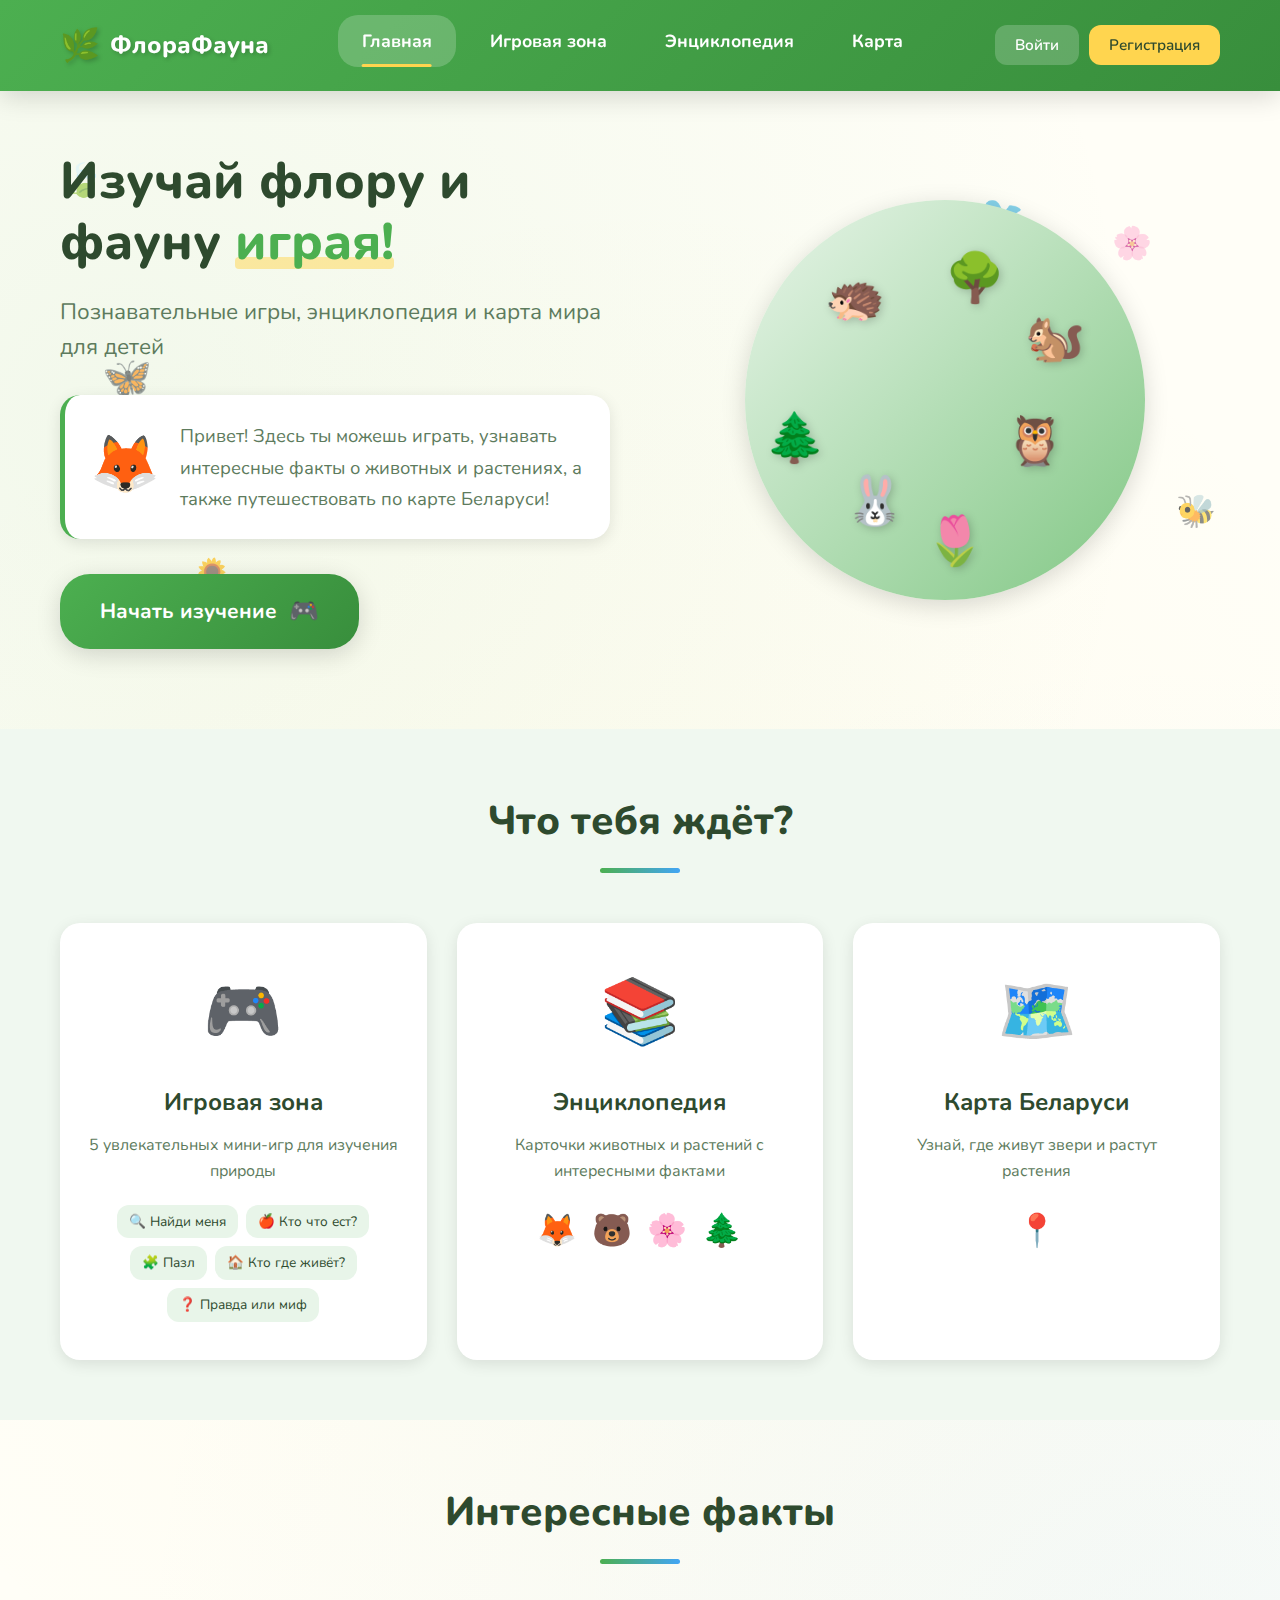
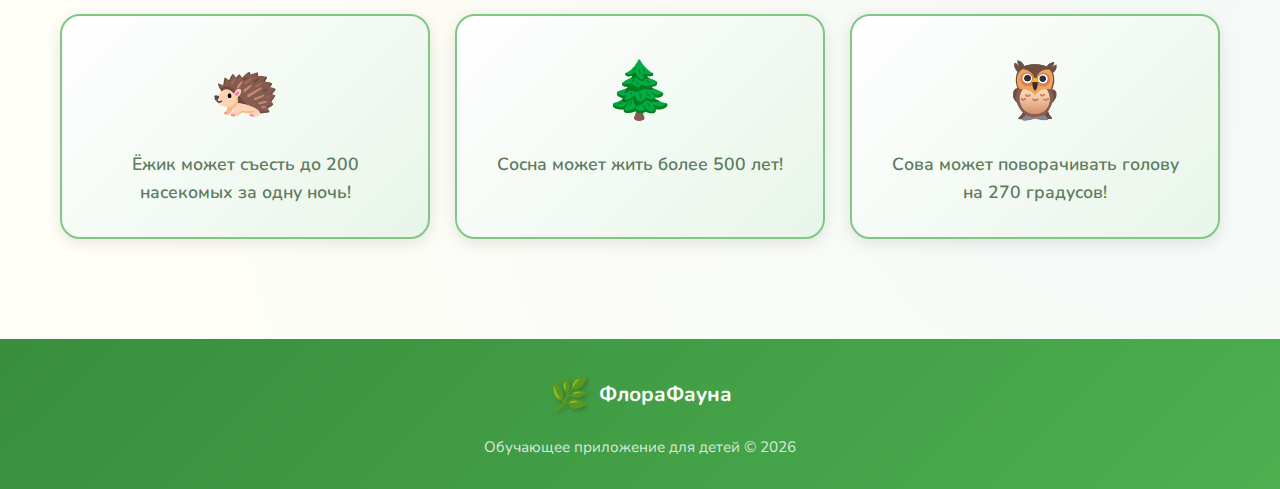
<file: index.html>
<!DOCTYPE html>
<html lang="ru">
<head>
    <meta charset="UTF-8">
    <meta name="viewport" content="width=device-width, initial-scale=1.0">
    <title>Флора и Фауна Беларуси - Изучай играя!</title>
    <link rel="stylesheet" href="css/styles.css">
    <link rel="stylesheet" href="css/profile.css">
    <link rel="preconnect" href="https://fonts.googleapis.com">
    <link rel="preconnect" href="https://fonts.gstatic.com" crossorigin>
    <link href="https://fonts.googleapis.com/css2?family=Nunito:wght@400;600;700;800&display=swap" rel="stylesheet">
</head>
<body>
    <!-- Header -->
    <header class="header">
        <div class="header-container">
            <a href="index.html" class="logo">
                <span class="logo-icon">🌿</span>
                <span class="logo-text">ФлораФауна</span>
            </a>
            <nav class="main-nav">
                <ul class="nav-list">
                    <li><a href="index.html" class="nav-link active">Главная</a></li>
                    <li><a href="games.html" class="nav-link">Игровая зона</a></li>
                    <li><a href="encyclopedia.html" class="nav-link">Энциклопедия</a></li>
                    <li><a href="map.html" class="nav-link">Карта</a></li>
                </ul>
            </nav>
            <!-- Auth Buttons (visible when logged out) -->
            <div class="auth-buttons">
                <button class="auth-btn btn-login" onclick="openAuthModal('login')">Войти</button>
                <button class="auth-btn btn-register" onclick="openAuthModal('register')">Регистрация</button>
            </div>
            
            <!-- User Menu (visible when logged in) -->
            <div class="user-menu" style="display: none;">
                <a href="profile.html" class="user-profile-link">
                    <span class="user-avatar">🦊</span>
                    <span class="user-name">Пользователь</span>
                </a>
                <button class="auth-btn btn-logout" onclick="handleLogout()">Выйти</button>
            </div>
            
            <button class="mobile-menu-btn" aria-label="Меню">
                <span></span>
                <span></span>
                <span></span>
            </button>
        </div>
    </header>

    <!-- Main Content -->
    <main class="main-content">
        <!-- Hero Section -->
        <section class="hero">
            <div class="hero-decorations">
                <div class="floating-element leaf-1">🍃</div>
                <div class="floating-element leaf-2">🌸</div>
                <div class="floating-element butterfly">🦋</div>
                <div class="floating-element bird">🐦</div>
                <div class="floating-element flower">🌻</div>
                <div class="floating-element bee">🐝</div>
            </div>
            <div class="hero-container">
                <div class="hero-content">
                    <h1 class="hero-title">
                        Изучай флору и фауну 
                        <span class="highlight">играя!</span>
                    </h1>
                    <p class="hero-subtitle">
                        Познавательные игры, энциклопедия и карта мира для детей
                    </p>
                    <div class="welcome-block">
                        <div class="welcome-mascot">🦊</div>
                        <p class="welcome-text">
                            Привет! Здесь ты можешь играть, узнавать интересные факты о животных и растениях, 
                            а также путешествовать по карте Беларуси!
                        </p>
                    </div>
                    <a href="games.html" class="cta-button">
                        <span>Начать изучение</span>
                        <span class="btn-icon">🎮</span>
                    </a>
                </div>
                <div class="hero-illustration">
                    <div class="illustration-circle">
                        <div class="animal animal-1">🦔</div>
                        <div class="animal animal-2">🐿️</div>
                        <div class="animal animal-3">🦉</div>
                        <div class="animal animal-4">🐰</div>
                        <div class="plant plant-1">🌲</div>
                        <div class="plant plant-2">🌳</div>
                        <div class="plant plant-3">🌷</div>
                    </div>
                </div>
            </div>
        </section>

        <!-- Features Section -->
        <section class="features">
            <div class="container">
                <h2 class="section-title">Что тебя ждёт?</h2>
                <div class="features-grid">
                    <a href="games.html" class="feature-card games-card">
                        <div class="feature-icon">🎮</div>
                        <h3>Игровая зона</h3>
                        <p>5 увлекательных мини-игр для изучения природы</p>
                        <div class="feature-games-list">
                            <span>🔍 Найди меня</span>
                            <span>🍎 Кто что ест?</span>
                            <span>🧩 Пазл</span>
                            <span>🏠 Кто где живёт?</span>
                            <span>❓ Правда или миф</span>
                        </div>
                    </a>
                    <a href="encyclopedia.html" class="feature-card encyclopedia-card">
                        <div class="feature-icon">📚</div>
                        <h3>Энциклопедия</h3>
                        <p>Карточки животных и растений с интересными фактами</p>
                        <div class="feature-preview">
                            <span>🦊</span>
                            <span>🐻</span>
                            <span>🌸</span>
                            <span>🌲</span>
                        </div>
                    </a>
                    <a href="map.html" class="feature-card map-card">
                        <div class="feature-icon">🗺️</div>
                        <h3>Карта Беларуси</h3>
                        <p>Узнай, где живут звери и растут растения</p>
                        <div class="feature-preview map-preview">
                            <span>📍</span>
                        </div>
                    </a>
                </div>
            </div>
        </section>

        <!-- Fun Facts -->
        <section class="fun-facts">
            <div class="container">
                <h2 class="section-title">Интересные факты</h2>
                <div class="facts-carousel">
                    <div class="fact-card">
                        <div class="fact-emoji">🦔</div>
                        <p>Ёжик может съесть до 200 насекомых за одну ночь!</p>
                    </div>
                    <div class="fact-card">
                        <div class="fact-emoji">🌲</div>
                        <p>Сосна может жить более 500 лет!</p>
                    </div>
                    <div class="fact-card">
                        <div class="fact-emoji">🦉</div>
                        <p>Сова может поворачивать голову на 270 градусов!</p>
                    </div>
                </div>
            </div>
        </section>
    </main>

    <!-- Footer -->
    <footer class="footer">
        <div class="container">
            <div class="footer-content">
                <div class="footer-logo">
                    <span class="logo-icon">🌿</span>
                    <span>ФлораФауна</span>
                </div>
                <p class="footer-text">Обучающее приложение для детей © 2026</p>
            </div>
        </div>
    </footer>

    <!-- Auth Modal -->
    <div class="auth-modal" id="auth-modal" style="display: none;">
        <div class="auth-modal-overlay" onclick="closeAuthModal()"></div>
        <div class="auth-modal-content">
            <button class="close-modal-btn" onclick="closeAuthModal()">×</button>
            
            <!-- Login Form -->
            <div class="auth-form login-form" id="login-form">
                <div class="auth-form-header">
                    <span class="auth-form-icon">🦊</span>
                    <h2>Добро пожаловать!</h2>
                    <p>Войди в свой аккаунт</p>
                </div>
                <form onsubmit="handleLogin(event)">
                    <div class="form-group">
                        <label for="login-email">📧 Email</label>
                        <input type="email" id="login-email" placeholder="твой@email.com" required>
                    </div>
                    <div class="form-group">
                        <label for="login-password">🔑 Пароль</label>
                        <input type="password" id="login-password" placeholder="Твой пароль" required>
                    </div>
                    <div class="form-error" id="login-error"></div>
                    <button type="submit" class="auth-submit-btn">
                        <span>Войти</span>
                        <span class="btn-icon">🚀</span>
                    </button>
                </form>
                <div class="auth-switch">
                    Нет аккаунта? <a href="#" onclick="switchAuthForm('register')">Зарегистрируйся!</a>
                </div>
            </div>
            
            <!-- Register Form -->
            <div class="auth-form register-form" id="register-form" style="display: none;">
                <div class="auth-form-header">
                    <span class="auth-form-icon">🎉</span>
                    <h2>Присоединяйся!</h2>
                    <p>Создай свой аккаунт</p>
                </div>
                <form onsubmit="handleRegister(event)">
                    <div class="form-group">
                        <label for="register-name">👤 Твоё имя</label>
                        <input type="text" id="register-name" placeholder="Как тебя зовут?" required minlength="2">
                    </div>
                    <div class="form-group">
                        <label for="register-email">📧 Email</label>
                        <input type="email" id="register-email" placeholder="твой@email.com" required>
                    </div>
                    <div class="form-group">
                        <label for="register-password">🔑 Пароль</label>
                        <input type="password" id="register-password" placeholder="Придумай пароль (мин. 6 символов)" required minlength="6">
                    </div>
                    <div class="form-group">
                        <label for="register-password-confirm">🔑 Повтори пароль</label>
                        <input type="password" id="register-password-confirm" placeholder="Повтори пароль" required>
                    </div>
                    <div class="form-error" id="register-error"></div>
                    <button type="submit" class="auth-submit-btn">
                        <span>Создать аккаунт</span>
                        <span class="btn-icon">✨</span>
                    </button>
                </form>
                <div class="auth-switch">
                    Уже есть аккаунт? <a href="#" onclick="switchAuthForm('login')">Войди!</a>
                </div>
            </div>
        </div>
    </div>

    <script src="js/firebase-config.js"></script>
    <script src="js/app.js"></script>
    <script src="js/auth.js"></script>
</body>
</html>
</file>
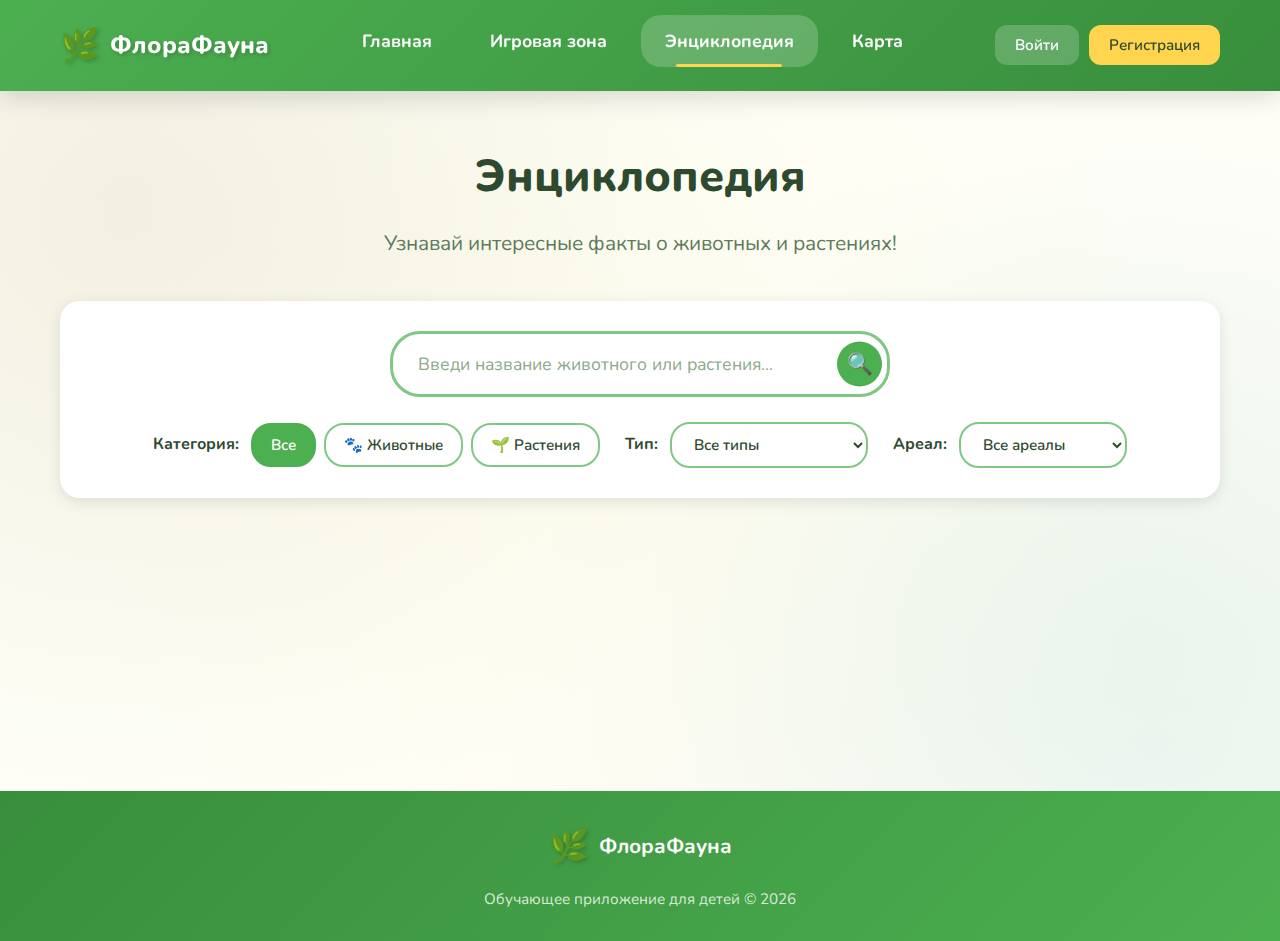
<file: encyclopedia.html>
<!DOCTYPE html>
<html lang="ru">
<head>
    <meta charset="UTF-8">
    <meta name="viewport" content="width=device-width, initial-scale=1.0">
    <title>Энциклопедия - Флора и Фауна Беларуси</title>
    <link rel="stylesheet" href="css/styles.css">
    <link rel="stylesheet" href="css/encyclopedia.css">
    <link rel="stylesheet" href="css/profile.css">
    <link rel="preconnect" href="https://fonts.googleapis.com">
    <link rel="preconnect" href="https://fonts.gstatic.com" crossorigin>
    <link href="https://fonts.googleapis.com/css2?family=Nunito:wght@400;600;700;800&display=swap" rel="stylesheet">
</head>
<body>
    <!-- Header -->
    <header class="header">
        <div class="header-container">
            <a href="index.html" class="logo">
                <span class="logo-icon">🌿</span>
                <span class="logo-text">ФлораФауна</span>
            </a>
            <nav class="main-nav">
                <ul class="nav-list">
                    <li><a href="index.html" class="nav-link">Главная</a></li>
                    <li><a href="games.html" class="nav-link">Игровая зона</a></li>
                    <li><a href="encyclopedia.html" class="nav-link active">Энциклопедия</a></li>
                    <li><a href="map.html" class="nav-link">Карта</a></li>
                </ul>
            </nav>
            <!-- Auth Buttons (visible when logged out) -->
            <div class="auth-buttons">
                <button class="auth-btn btn-login" onclick="openAuthModal('login')">Войти</button>
                <button class="auth-btn btn-register" onclick="openAuthModal('register')">Регистрация</button>
            </div>
            
            <!-- User Menu (visible when logged in) -->
            <div class="user-menu" style="display: none;">
                <a href="profile.html" class="user-profile-link">
                    <span class="user-avatar">🦊</span>
                    <span class="user-name">Пользователь</span>
                </a>
                <button class="auth-btn btn-logout" onclick="handleLogout()">Выйти</button>
            </div>
            
            <button class="mobile-menu-btn" aria-label="Меню">
                <span></span>
                <span></span>
                <span></span>
            </button>
        </div>
    </header>

    <!-- Auth Modal -->
    <div class="auth-modal" id="auth-modal" style="display: none;">
        <div class="auth-modal-overlay" onclick="closeAuthModal()"></div>
        <div class="auth-modal-content">
            <button class="close-modal-btn" onclick="closeAuthModal()">×</button>
            <div class="auth-form login-form" id="login-form">
                <div class="auth-form-header">
                    <span class="auth-form-icon">🦊</span>
                    <h2>Добро пожаловать!</h2>
                    <p>Войди в свой аккаунт</p>
                </div>
                <form onsubmit="handleLogin(event)">
                    <div class="form-group">
                        <label for="login-email">📧 Email</label>
                        <input type="email" id="login-email" placeholder="твой@email.com" required>
                    </div>
                    <div class="form-group">
                        <label for="login-password">🔑 Пароль</label>
                        <input type="password" id="login-password" placeholder="Твой пароль" required>
                    </div>
                    <div class="form-error" id="login-error"></div>
                    <button type="submit" class="auth-submit-btn">
                        <span>Войти</span>
                        <span class="btn-icon">🚀</span>
                    </button>
                </form>
                <div class="auth-switch">
                    Нет аккаунта? <a href="#" onclick="switchAuthForm('register')">Зарегистрируйся!</a>
                </div>
            </div>
            <div class="auth-form register-form" id="register-form" style="display: none;">
                <div class="auth-form-header">
                    <span class="auth-form-icon">🎉</span>
                    <h2>Присоединяйся!</h2>
                    <p>Создай свой аккаунт</p>
                </div>
                <form onsubmit="handleRegister(event)">
                    <div class="form-group">
                        <label for="register-name">👤 Твоё имя</label>
                        <input type="text" id="register-name" placeholder="Как тебя зовут?" required minlength="2">
                    </div>
                    <div class="form-group">
                        <label for="register-email">📧 Email</label>
                        <input type="email" id="register-email" placeholder="твой@email.com" required>
                    </div>
                    <div class="form-group">
                        <label for="register-password">🔑 Пароль</label>
                        <input type="password" id="register-password" placeholder="Придумай пароль (мин. 6 символов)" required minlength="6">
                    </div>
                    <div class="form-group">
                        <label for="register-password-confirm">🔑 Повтори пароль</label>
                        <input type="password" id="register-password-confirm" placeholder="Повтори пароль" required>
                    </div>
                    <div class="form-error" id="register-error"></div>
                    <button type="submit" class="auth-submit-btn">
                        <span>Создать аккаунт</span>
                        <span class="btn-icon">✨</span>
                    </button>
                </form>
                <div class="auth-switch">
                    Уже есть аккаунт? <a href="#" onclick="switchAuthForm('login')">Войди!</a>
                </div>
            </div>
        </div>
    </div>

    <!-- Main Content -->
    <main class="main-content encyclopedia-page">
        <div class="container">
            <div class="page-header">
                <h1 class="page-title">Энциклопедия</h1>
                <p class="page-subtitle">Узнавай интересные факты о животных и растениях!</p>
            </div>

            <!-- Search and Filter Section -->
            <div class="search-filter-section">
                <div class="search-box">
                    <input type="text" id="search-input" placeholder="Введи название животного или растения..." autocomplete="off">
                    <button class="search-btn" id="search-btn">🔍</button>
                    <div class="search-suggestions" id="search-suggestions"></div>
                </div>
                
                <div class="filters">
                    <div class="filter-group">
                        <label>Категория:</label>
                        <div class="filter-buttons">
                            <button class="filter-btn active" data-filter="category" data-value="all">Все</button>
                            <button class="filter-btn" data-filter="category" data-value="animals">🐾 Животные</button>
                            <button class="filter-btn" data-filter="category" data-value="plants">🌱 Растения</button>
                        </div>
                    </div>
                    
                    <div class="filter-group">
                        <label>Тип:</label>
                        <select id="type-filter" class="filter-select">
                            <option value="all">Все типы</option>
                            <optgroup label="Животные">
                                <option value="mammals">Млекопитающие</option>
                                <option value="birds">Птицы</option>
                                <option value="fish">Рыбы</option>
                                <option value="insects">Насекомые</option>
                            </optgroup>
                            <optgroup label="Растения">
                                <option value="trees">Деревья</option>
                                <option value="flowers">Цветы</option>
                                <option value="herbs">Травы</option>
                            </optgroup>
                        </select>
                    </div>
                    
                    <div class="filter-group">
                        <label>Ареал:</label>
                        <select id="habitat-filter" class="filter-select">
                            <option value="all">Все ареалы</option>
                            <option value="forest">🌲 Лес</option>
                            <option value="river">🌊 Река/Озеро</option>
                            <option value="field">🌾 Поле</option>
                            <option value="swamp">🌿 Болото</option>
                        </select>
                    </div>
                </div>
            </div>

            <!-- Cards Grid -->
            <div class="cards-grid" id="cards-grid">
                <!-- Cards will be loaded dynamically -->
            </div>

            <!-- No Results Message -->
            <div class="no-results" id="no-results" style="display: none;">
                <div class="no-results-icon">🔍</div>
                <p>Ничего не найдено. Попробуй другое слово!</p>
            </div>
        </div>
    </main>

    <!-- Card Detail Modal -->
    <div class="card-modal" id="card-modal">
        <div class="modal-overlay"></div>
        <div class="modal-content">
            <button class="modal-close" id="modal-close">✕</button>
            <div class="modal-image">
                <div id="modal-img" style="font-size: 8rem;"></div>
            </div>
            <div class="modal-info">
                <h2 class="modal-title" id="modal-title"></h2>
                <div class="modal-category" id="modal-category"></div>
                <div class="modal-facts" id="modal-facts">
                    <!-- Facts will be loaded here -->
                </div>
            </div>
        </div>
    </div>

    <!-- Footer -->
    <footer class="footer">
        <div class="container">
            <div class="footer-content">
                <div class="footer-logo">
                    <span class="logo-icon">🌿</span>
                    <span>ФлораФауна</span>
                </div>
                <p class="footer-text">Обучающее приложение для детей © 2026</p>
            </div>
        </div>
    </footer>

    <script src="js/firebase-config.js"></script>
    <script src="js/achievements.js"></script>
    <script src="js/app.js"></script>
    <script src="js/auth.js"></script>
    <script src="js/encyclopedia.js"></script>
</body>
</html>
</file>
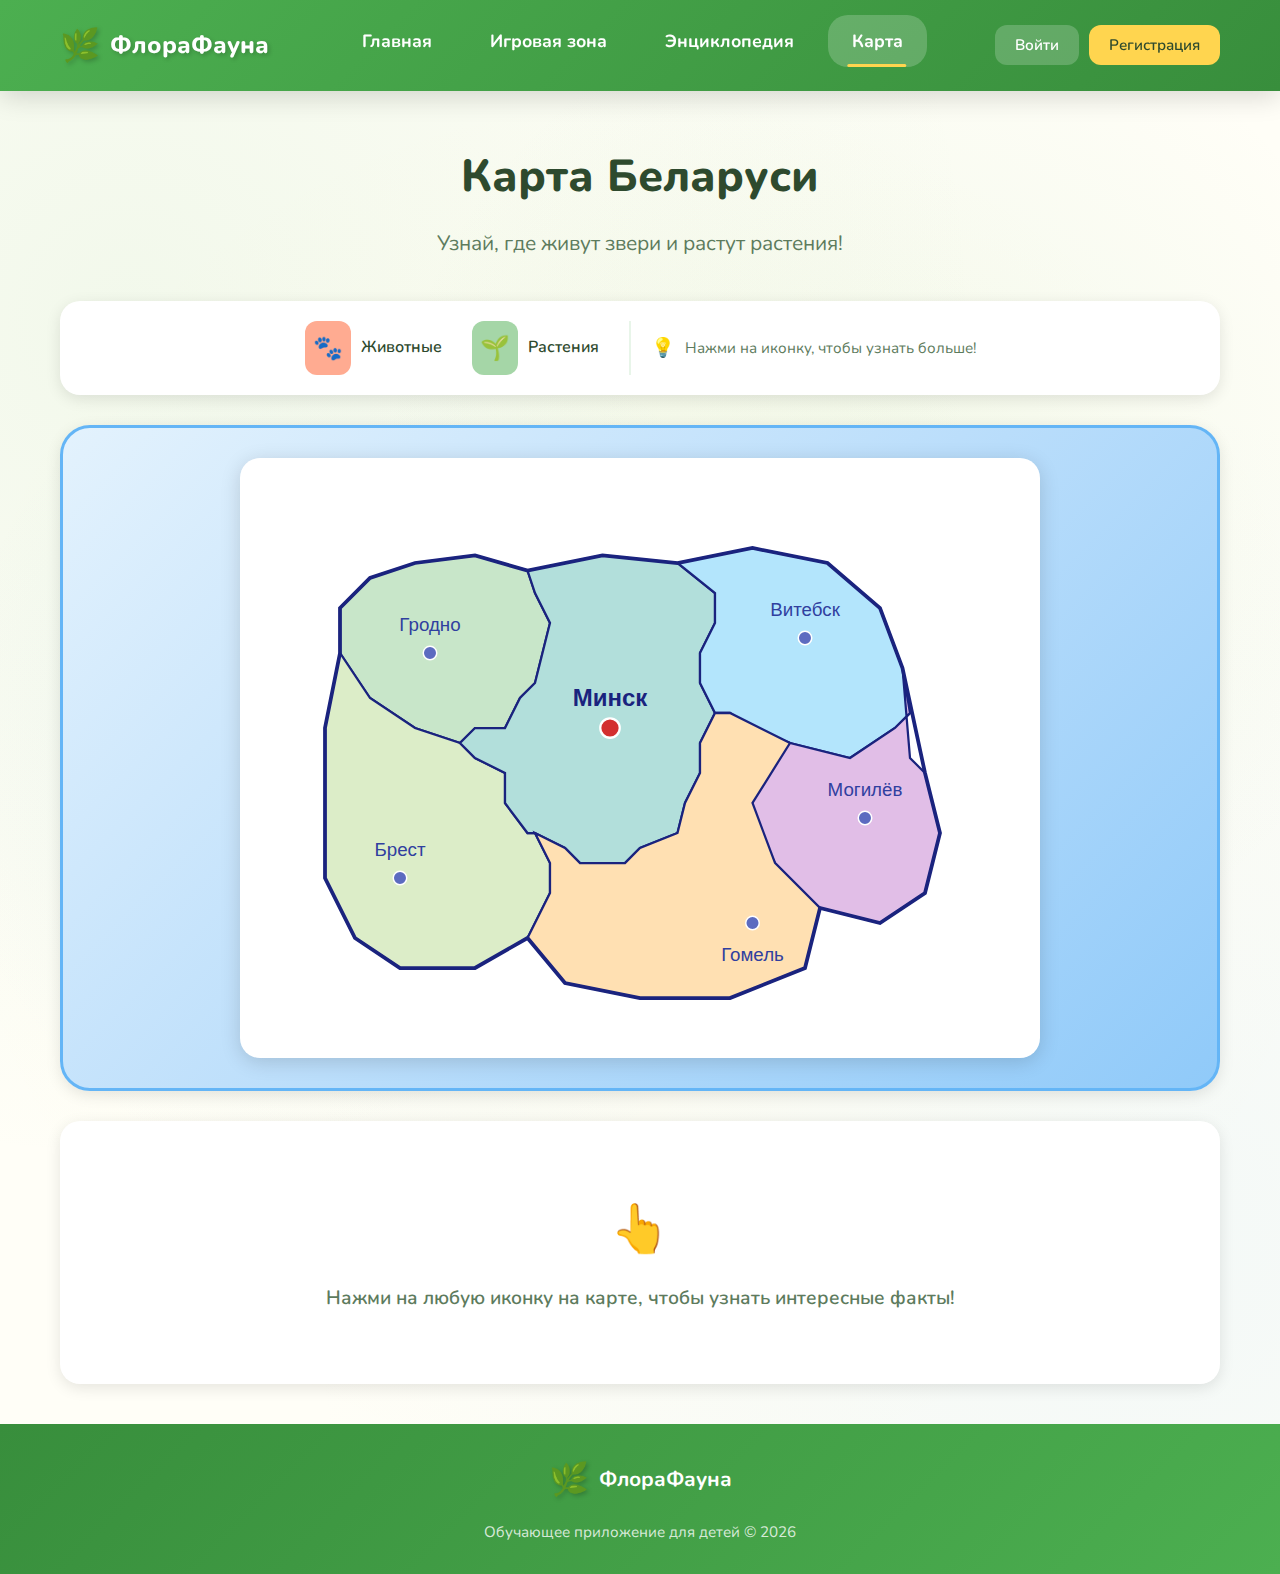
<file: map.html>
<!DOCTYPE html>
<html lang="ru">
<head>
    <meta charset="UTF-8">
    <meta name="viewport" content="width=device-width, initial-scale=1.0">
    <title>Карта Беларуси - Флора и Фауна</title>
    <link rel="stylesheet" href="css/styles.css">
    <link rel="stylesheet" href="css/map.css">
    <link rel="stylesheet" href="css/profile.css">
    <link rel="preconnect" href="https://fonts.googleapis.com">
    <link rel="preconnect" href="https://fonts.gstatic.com" crossorigin>
    <link href="https://fonts.googleapis.com/css2?family=Nunito:wght@400;600;700;800&display=swap" rel="stylesheet">
</head>
<body>
    <!-- Header -->
    <header class="header">
        <div class="header-container">
            <a href="index.html" class="logo">
                <span class="logo-icon">🌿</span>
                <span class="logo-text">ФлораФауна</span>
            </a>
            <nav class="main-nav">
                <ul class="nav-list">
                    <li><a href="index.html" class="nav-link">Главная</a></li>
                    <li><a href="games.html" class="nav-link">Игровая зона</a></li>
                    <li><a href="encyclopedia.html" class="nav-link">Энциклопедия</a></li>
                    <li><a href="map.html" class="nav-link active">Карта</a></li>
                </ul>
            </nav>
            <!-- Auth Buttons (visible when logged out) -->
            <div class="auth-buttons">
                <button class="auth-btn btn-login" onclick="openAuthModal('login')">Войти</button>
                <button class="auth-btn btn-register" onclick="openAuthModal('register')">Регистрация</button>
            </div>
            
            <!-- User Menu (visible when logged in) -->
            <div class="user-menu" style="display: none;">
                <a href="profile.html" class="user-profile-link">
                    <span class="user-avatar">🦊</span>
                    <span class="user-name">Пользователь</span>
                </a>
                <button class="auth-btn btn-logout" onclick="handleLogout()">Выйти</button>
            </div>
            
            <button class="mobile-menu-btn" aria-label="Меню">
                <span></span>
                <span></span>
                <span></span>
            </button>
        </div>
    </header>

    <!-- Auth Modal -->
    <div class="auth-modal" id="auth-modal" style="display: none;">
        <div class="auth-modal-overlay" onclick="closeAuthModal()"></div>
        <div class="auth-modal-content">
            <button class="close-modal-btn" onclick="closeAuthModal()">×</button>
            <div class="auth-form login-form" id="login-form">
                <div class="auth-form-header">
                    <span class="auth-form-icon">🦊</span>
                    <h2>Добро пожаловать!</h2>
                    <p>Войди в свой аккаунт</p>
                </div>
                <form onsubmit="handleLogin(event)">
                    <div class="form-group">
                        <label for="login-email">📧 Email</label>
                        <input type="email" id="login-email" placeholder="твой@email.com" required>
                    </div>
                    <div class="form-group">
                        <label for="login-password">🔑 Пароль</label>
                        <input type="password" id="login-password" placeholder="Твой пароль" required>
                    </div>
                    <div class="form-error" id="login-error"></div>
                    <button type="submit" class="auth-submit-btn">
                        <span>Войти</span>
                        <span class="btn-icon">🚀</span>
                    </button>
                </form>
                <div class="auth-switch">
                    Нет аккаунта? <a href="#" onclick="switchAuthForm('register')">Зарегистрируйся!</a>
                </div>
            </div>
            <div class="auth-form register-form" id="register-form" style="display: none;">
                <div class="auth-form-header">
                    <span class="auth-form-icon">🎉</span>
                    <h2>Присоединяйся!</h2>
                    <p>Создай свой аккаунт</p>
                </div>
                <form onsubmit="handleRegister(event)">
                    <div class="form-group">
                        <label for="register-name">👤 Твоё имя</label>
                        <input type="text" id="register-name" placeholder="Как тебя зовут?" required minlength="2">
                    </div>
                    <div class="form-group">
                        <label for="register-email">📧 Email</label>
                        <input type="email" id="register-email" placeholder="твой@email.com" required>
                    </div>
                    <div class="form-group">
                        <label for="register-password">🔑 Пароль</label>
                        <input type="password" id="register-password" placeholder="Придумай пароль (мин. 6 символов)" required minlength="6">
                    </div>
                    <div class="form-group">
                        <label for="register-password-confirm">🔑 Повтори пароль</label>
                        <input type="password" id="register-password-confirm" placeholder="Повтори пароль" required>
                    </div>
                    <div class="form-error" id="register-error"></div>
                    <button type="submit" class="auth-submit-btn">
                        <span>Создать аккаунт</span>
                        <span class="btn-icon">✨</span>
                    </button>
                </form>
                <div class="auth-switch">
                    Уже есть аккаунт? <a href="#" onclick="switchAuthForm('login')">Войди!</a>
                </div>
            </div>
        </div>
    </div>

    <!-- Main Content -->
    <main class="main-content map-page">
        <div class="container">
            <div class="page-header">
                <h1 class="page-title">Карта Беларуси</h1>
                <p class="page-subtitle">Узнай, где живут звери и растут растения!</p>
            </div>

            <!-- Map Legend -->
            <div class="map-legend">
                <div class="legend-item">
                    <span class="legend-icon animals">🐾</span>
                    <span>Животные</span>
                </div>
                <div class="legend-item">
                    <span class="legend-icon plants">🌱</span>
                    <span>Растения</span>
                </div>
                <div class="legend-hint">
                    <span>💡</span>
                    Нажми на иконку, чтобы узнать больше!
                </div>
            </div>

            <!-- Interactive Map -->
            <div class="map-container">
                <div class="belarus-map" id="belarus-map">
                    <!-- Map Image Background -->
                    <div class="map-image-wrapper">
                        <img src="assets/images/belarus-map.png" alt="Карта Беларуси" class="map-base-image" id="map-image">
                        
                        <!-- Fallback SVG if image not loaded -->
                        <svg class="map-fallback-svg" viewBox="0 0 100 80" id="fallback-svg" preserveAspectRatio="xMidYMid meet">
                            <!-- Гродненская область (зелёная) -->
                            <path fill="#c8e6c9" stroke="#1a237e" stroke-width="0.3" d="
                                M 10,20 L 14,16 L 20,14 L 28,13 L 35,15
                                L 36,18 L 38,22 L 37,26 L 36,30 L 34,32
                                L 32,36 L 28,36 L 26,38 L 20,36 L 14,32 L 10,26 Z"/>
                            
                            <!-- Брестская область (светло-зелёная) -->
                            <path fill="#dcedc8" stroke="#1a237e" stroke-width="0.3" d="
                                M 10,26 L 14,32 L 20,36 L 26,38 L 28,40
                                L 32,42 L 32,46 L 35,50 L 36,50 L 38,54
                                L 38,58 L 35,64 L 28,68 L 18,68 L 12,64
                                L 8,56 L 8,46 L 8,36 Z"/>
                            
                            <!-- Минская область (бирюзовая) -->
                            <path fill="#b2dfdb" stroke="#1a237e" stroke-width="0.3" d="
                                M 35,15 L 45,13 L 55,14 L 60,18 L 60,22
                                L 58,26 L 58,30 L 60,34 L 58,38 L 58,42
                                L 56,46 L 55,50 L 50,52 L 48,54 L 42,54
                                L 40,52 L 36,50 L 35,50 L 32,46 L 32,42
                                L 28,40 L 26,38 L 28,36 L 32,36 L 34,32
                                L 36,30 L 37,26 L 38,22 L 36,18 Z"/>
                            
                            <!-- Витебская область (голубая) -->
                            <path fill="#b3e5fc" stroke="#1a237e" stroke-width="0.3" d="
                                M 55,14 L 65,12 L 75,14 L 82,20 L 85,28
                                L 86,34 L 84,36 L 78,40 L 70,38 L 65,36
                                L 62,34 L 60,34 L 58,30 L 58,26 L 60,22
                                L 60,18 Z"/>
                            
                            <!-- Могилёвская область (фиолетовая) -->
                            <path fill="#e1bee7" stroke="#1a237e" stroke-width="0.3" d="
                                M 78,40 L 84,36 L 86,34 L 85,28 L 86,40
                                L 88,42 L 90,50 L 88,58 L 82,62 L 74,60
                                L 68,54 L 65,48 L 65,46 L 65,42 L 65,36
                                L 70,38 Z"/>
                            
                            <!-- Гомельская область (оранжевая) -->
                            <path fill="#ffe0b2" stroke="#1a237e" stroke-width="0.3" d="
                                M 36,50 L 40,52 L 42,54 L 48,54 L 50,52
                                L 55,50 L 56,46 L 58,42 L 58,38 L 60,34
                                L 62,34 L 70,38 L 65,46 L 68,54 L 74,60
                                L 72,68 L 62,72 L 50,72 L 40,70 L 35,64
                                L 38,58 L 38,54 Z"/>
                            
                            <!-- Внешний контур -->
                            <path fill="none" stroke="#1a237e" stroke-width="0.5" d="
                                M 10,20 L 14,16 L 20,14 L 28,13 L 35,15 L 45,13
                                L 55,14 L 65,12 L 75,14 L 82,20 L 85,28 L 88,42
                                L 90,50 L 88,58 L 82,62 L 74,60 L 72,68 L 62,72
                                L 50,72 L 40,70 L 35,64 L 28,68 L 18,68 L 12,64
                                L 8,56 L 8,46 L 8,36 L 10,26 Z"/>
                            
                            <!-- Города -->
                            <g class="cities">
                                <!-- Минск (столица) -->
                                <circle cx="46" cy="36" r="1.3" fill="#D32F2F" stroke="#fff" stroke-width="0.3"/>
                                <text x="46" y="33" text-anchor="middle" font-family="Arial, sans-serif" font-size="3.2" font-weight="bold" fill="#1a237e">Минск</text>
                                
                                <!-- Гродно -->
                                <circle cx="22" cy="26" r="0.9" fill="#5C6BC0" stroke="#fff" stroke-width="0.2"/>
                                <text x="22" y="23" text-anchor="middle" font-family="Arial, sans-serif" font-size="2.5" fill="#303F9F">Гродно</text>
                                
                                <!-- Брест -->
                                <circle cx="18" cy="56" r="0.9" fill="#5C6BC0" stroke="#fff" stroke-width="0.2"/>
                                <text x="18" y="53" text-anchor="middle" font-family="Arial, sans-serif" font-size="2.5" fill="#303F9F">Брест</text>
                                
                                <!-- Витебск -->
                                <circle cx="72" cy="24" r="0.9" fill="#5C6BC0" stroke="#fff" stroke-width="0.2"/>
                                <text x="72" y="21" text-anchor="middle" font-family="Arial, sans-serif" font-size="2.5" fill="#303F9F">Витебск</text>
                                
                                <!-- Могилёв -->
                                <circle cx="80" cy="48" r="0.9" fill="#5C6BC0" stroke="#fff" stroke-width="0.2"/>
                                <text x="80" y="45" text-anchor="middle" font-family="Arial, sans-serif" font-size="2.5" fill="#303F9F">Могилёв</text>
                                
                                <!-- Гомель -->
                                <circle cx="65" cy="62" r="0.9" fill="#5C6BC0" stroke="#fff" stroke-width="0.2"/>
                                <text x="65" y="67" text-anchor="middle" font-family="Arial, sans-serif" font-size="2.5" fill="#303F9F">Гомель</text>
                            </g>
                        </svg>
                    </div>

                    <!-- Map Markers -->
                    <div class="map-markers" id="map-markers">
                        <!-- Markers will be added dynamically -->
                    </div>
                </div>
            </div>

            <!-- Info Panel -->
            <div class="info-panel" id="info-panel">
                <div class="info-panel-content">
                    <div class="info-placeholder">
                        <div class="placeholder-icon">👆</div>
                        <p>Нажми на любую иконку на карте, чтобы узнать интересные факты!</p>
                    </div>
                </div>
            </div>
        </div>
    </main>

    <!-- Footer -->
    <footer class="footer">
        <div class="container">
            <div class="footer-content">
                <div class="footer-logo">
                    <span class="logo-icon">🌿</span>
                    <span>ФлораФауна</span>
                </div>
                <p class="footer-text">Обучающее приложение для детей © 2026</p>
            </div>
        </div>
    </footer>

    <script src="js/firebase-config.js"></script>
    <script src="js/app.js"></script>
    <script src="js/auth.js"></script>
    <script src="js/map.js"></script>
</body>
</html>
</file>
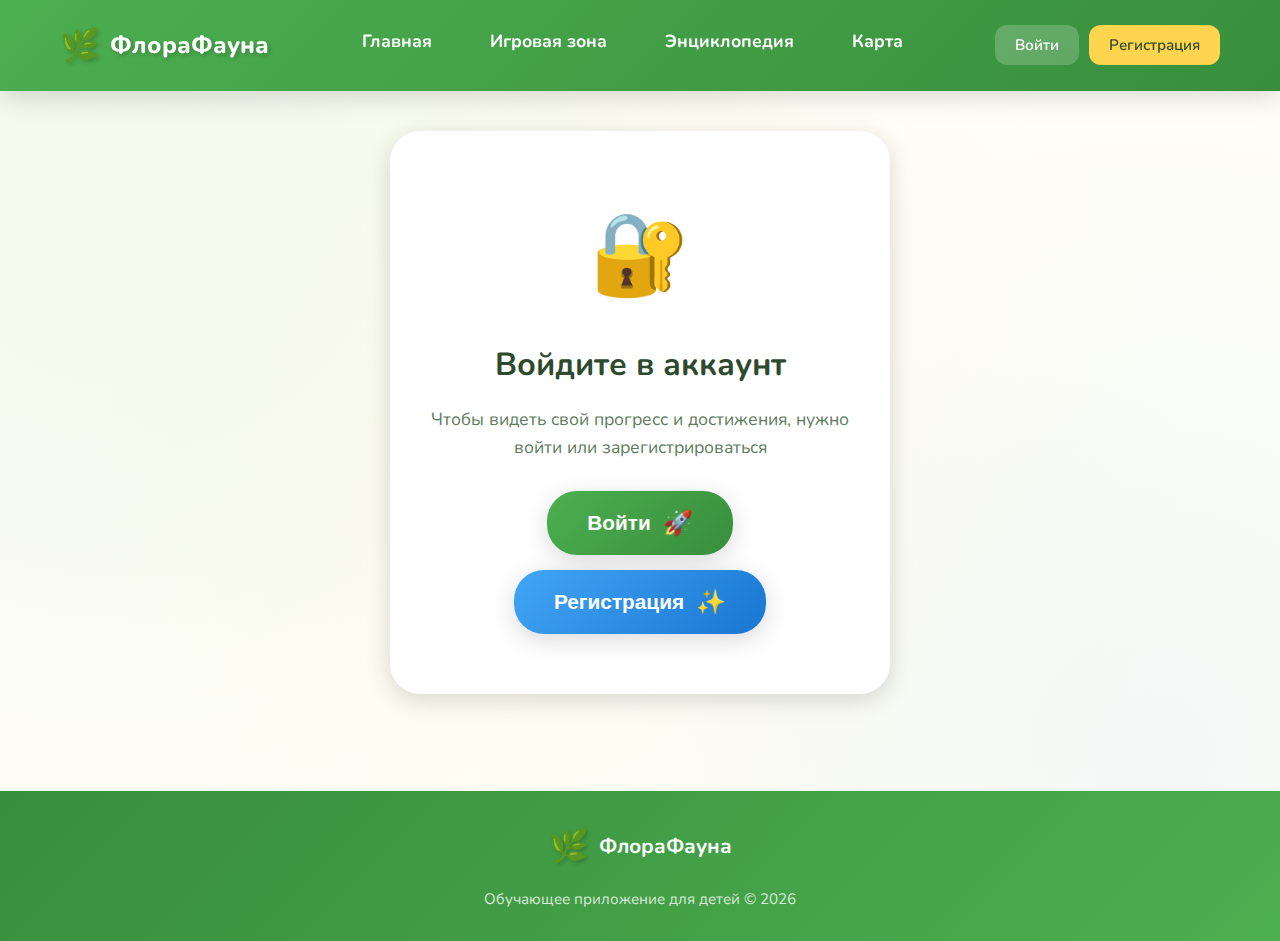
<file: profile.html>
<!DOCTYPE html>
<html lang="ru">
<head>
    <meta charset="UTF-8">
    <meta name="viewport" content="width=device-width, initial-scale=1.0">
    <title>Профиль - Флора и Фауна Беларуси</title>
    <link rel="stylesheet" href="css/styles.css">
    <link rel="stylesheet" href="css/profile.css">
    <link rel="preconnect" href="https://fonts.googleapis.com">
    <link rel="preconnect" href="https://fonts.gstatic.com" crossorigin>
    <link href="https://fonts.googleapis.com/css2?family=Nunito:wght@400;600;700;800&display=swap" rel="stylesheet">
</head>
<body>
    <!-- Header -->
    <header class="header">
        <div class="header-container">
            <a href="index.html" class="logo">
                <span class="logo-icon">🌿</span>
                <span class="logo-text">ФлораФауна</span>
            </a>
            <nav class="main-nav">
                <ul class="nav-list">
                    <li><a href="index.html" class="nav-link">Главная</a></li>
                    <li><a href="games.html" class="nav-link">Игровая зона</a></li>
                    <li><a href="encyclopedia.html" class="nav-link">Энциклопедия</a></li>
                    <li><a href="map.html" class="nav-link">Карта</a></li>
                </ul>
            </nav>
            
            <!-- Auth Buttons (visible when logged out) -->
            <div class="auth-buttons">
                <button class="auth-btn btn-login" onclick="openAuthModal('login')">Войти</button>
                <button class="auth-btn btn-register" onclick="openAuthModal('register')">Регистрация</button>
            </div>
            
            <!-- User Menu (visible when logged in) -->
            <div class="user-menu" style="display: none;">
                <a href="profile.html" class="user-profile-link">
                    <span class="user-avatar">🦊</span>
                    <span class="user-name">Пользователь</span>
                </a>
                <button class="auth-btn btn-logout" onclick="handleLogout()">Выйти</button>
            </div>
            
            <button class="mobile-menu-btn" aria-label="Меню">
                <span></span>
                <span></span>
                <span></span>
            </button>
        </div>
    </header>

    <!-- Main Content -->
    <main class="main-content profile-page">
        <div class="container">
            <!-- Not Logged In State -->
            <section class="not-logged-in" id="not-logged-in">
                <div class="login-prompt">
                    <div class="prompt-icon">🔐</div>
                    <h2>Войдите в аккаунт</h2>
                    <p>Чтобы видеть свой прогресс и достижения, нужно войти или зарегистрироваться</p>
                    <div class="prompt-buttons">
                        <button class="cta-button" onclick="openAuthModal('login')">
                            <span>Войти</span>
                            <span class="btn-icon">🚀</span>
                        </button>
                        <button class="cta-button secondary" onclick="openAuthModal('register')">
                            <span>Регистрация</span>
                            <span class="btn-icon">✨</span>
                        </button>
                    </div>
                </div>
            </section>

            <!-- Logged In State -->
            <section class="profile-content" id="profile-content" style="display: none;">
                <!-- Profile Header -->
                <div class="profile-header">
                    <div class="profile-avatar-section">
                        <div class="profile-avatar" id="profile-avatar">🦊</div>
                        <button class="change-avatar-btn" onclick="openAvatarModal()">Сменить аватар</button>
                    </div>
                    <div class="profile-info">
                        <h1 class="profile-name" id="profile-name">Загрузка...</h1>
                        <p class="profile-email" id="profile-email">email@example.com</p>
                        <p class="profile-date">Зарегистрирован: <span id="profile-date">-</span></p>
                    </div>
                </div>

                <!-- Stats Overview -->
                <div class="stats-overview">
                    <div class="stat-card total-score">
                        <div class="stat-icon">🏆</div>
                        <div class="stat-value" id="total-score">0</div>
                        <div class="stat-label">Всего баллов</div>
                    </div>
                    <div class="stat-card levels-completed">
                        <div class="stat-icon">⭐</div>
                        <div class="stat-value" id="levels-completed">0</div>
                        <div class="stat-label">Уровней пройдено</div>
                    </div>
                    <div class="stat-card games-played">
                        <div class="stat-icon">🎮</div>
                        <div class="stat-value" id="games-played">0</div>
                        <div class="stat-label">Игр сыграно</div>
                    </div>
                    <div class="stat-card achievements">
                        <div class="stat-icon">🎖️</div>
                        <div class="stat-value" id="achievements-count">0</div>
                        <div class="stat-label">Достижений</div>
                    </div>
                </div>

                <!-- Games Progress -->
                <div class="games-progress-section">
                    <h2 class="section-title">Прогресс по играм</h2>
                    <div class="games-progress-grid" id="games-progress">
                        <!-- Will be filled dynamically -->
                    </div>
                </div>

                <!-- Achievements -->
                <div class="achievements-section">
                    <h2 class="section-title">Достижения</h2>
                    <div class="achievements-grid" id="achievements-grid">
                        <!-- Achievements will be filled dynamically -->
                    </div>
                </div>

                <!-- Recent Activity -->
                <div class="recent-activity-section">
                    <h2 class="section-title">Недавняя активность</h2>
                    <div class="activity-list" id="activity-list">
                        <p class="no-activity">Пока нет активности. Играй в игры!</p>
                    </div>
                </div>
            </section>
        </div>
    </main>

    <!-- Auth Modal -->
    <div class="auth-modal" id="auth-modal" style="display: none;">
        <div class="auth-modal-overlay" onclick="closeAuthModal()"></div>
        <div class="auth-modal-content">
            <button class="close-modal-btn" onclick="closeAuthModal()">×</button>
            
            <!-- Login Form -->
            <div class="auth-form login-form" id="login-form">
                <div class="auth-form-header">
                    <span class="auth-form-icon">🦊</span>
                    <h2>Добро пожаловать!</h2>
                    <p>Войди в свой аккаунт</p>
                </div>
                <form onsubmit="handleLogin(event)">
                    <div class="form-group">
                        <label for="login-email">📧 Email</label>
                        <input type="email" id="login-email" placeholder="твой@email.com" required>
                    </div>
                    <div class="form-group">
                        <label for="login-password">🔑 Пароль</label>
                        <input type="password" id="login-password" placeholder="Твой пароль" required>
                    </div>
                    <div class="form-error" id="login-error"></div>
                    <button type="submit" class="auth-submit-btn">
                        <span>Войти</span>
                        <span class="btn-icon">🚀</span>
                    </button>
                </form>
                <div class="auth-switch">
                    Нет аккаунта? <a href="#" onclick="switchAuthForm('register')">Зарегистрируйся!</a>
                </div>
            </div>
            
            <!-- Register Form -->
            <div class="auth-form register-form" id="register-form" style="display: none;">
                <div class="auth-form-header">
                    <span class="auth-form-icon">🎉</span>
                    <h2>Присоединяйся!</h2>
                    <p>Создай свой аккаунт</p>
                </div>
                <form onsubmit="handleRegister(event)">
                    <div class="form-group">
                        <label for="register-name">👤 Твоё имя</label>
                        <input type="text" id="register-name" placeholder="Как тебя зовут?" required minlength="2">
                    </div>
                    <div class="form-group">
                        <label for="register-email">📧 Email</label>
                        <input type="email" id="register-email" placeholder="твой@email.com" required>
                    </div>
                    <div class="form-group">
                        <label for="register-password">🔑 Пароль</label>
                        <input type="password" id="register-password" placeholder="Придумай пароль (мин. 6 символов)" required minlength="6">
                    </div>
                    <div class="form-group">
                        <label for="register-password-confirm">🔑 Повтори пароль</label>
                        <input type="password" id="register-password-confirm" placeholder="Повтори пароль" required>
                    </div>
                    <div class="form-error" id="register-error"></div>
                    <button type="submit" class="auth-submit-btn">
                        <span>Создать аккаунт</span>
                        <span class="btn-icon">✨</span>
                    </button>
                </form>
                <div class="auth-switch">
                    Уже есть аккаунт? <a href="#" onclick="switchAuthForm('login')">Войди!</a>
                </div>
            </div>
        </div>
    </div>

    <!-- Avatar Modal -->
    <div class="avatar-modal" id="avatar-modal" style="display: none;">
        <div class="avatar-modal-overlay" onclick="closeAvatarModal()"></div>
        <div class="avatar-modal-content">
            <button class="close-modal-btn" onclick="closeAvatarModal()">×</button>
            <h2>Выбери аватар</h2>
            <div class="avatar-grid" id="avatar-grid">
                <!-- Avatars will be filled dynamically -->
            </div>
        </div>
    </div>

    <!-- Footer -->
    <footer class="footer">
        <div class="container">
            <div class="footer-content">
                <div class="footer-logo">
                    <span class="logo-icon">🌿</span>
                    <span>ФлораФауна</span>
                </div>
                <p class="footer-text">Обучающее приложение для детей © 2026</p>
            </div>
        </div>
    </footer>

    <script src="js/firebase-config.js"></script>
    <script src="js/app.js"></script>
    <script src="js/auth.js"></script>
    <script src="js/profile.js"></script>
</body>
</html>
</file>
<file: css/styles.css>
/* ========================================
   FLORA & FAUNA - Main Styles
   Детский дружелюбный дизайн
   ======================================== */

/* CSS Variables */
:root {
    /* Main Colors */
    --primary-green: #4CAF50;
    --primary-green-light: #81C784;
    --primary-green-dark: #388E3C;
    
    --primary-blue: #42A5F5;
    --primary-blue-light: #90CAF9;
    --primary-blue-dark: #1976D2;
    
    --primary-yellow: #FFD54F;
    --primary-yellow-light: #FFE082;
    --primary-yellow-dark: #FFC107;
    
    /* Category Colors */
    --color-animals: #FF8A65;
    --color-animals-light: #FFAB91;
    --color-plants: #66BB6A;
    --color-plants-light: #A5D6A7;
    --color-regional: #5C6BC0;
    --color-regional-light: #9FA8DA;
    
    /* Background Colors */
    --bg-primary: #FFFEF7;
    --bg-secondary: #F0F8F0;
    --bg-accent: #E8F5E9;
    --bg-card: #FFFFFF;
    
    /* Text Colors */
    --text-primary: #2E4A2E;
    --text-secondary: #5D7B5D;
    --text-light: #8BA98B;
    --text-white: #FFFFFF;
    
    /* Other */
    --shadow-soft: 0 4px 15px rgba(0, 0, 0, 0.1);
    --shadow-medium: 0 6px 25px rgba(0, 0, 0, 0.15);
    --shadow-hover: 0 8px 30px rgba(0, 0, 0, 0.2);
    --border-radius: 20px;
    --border-radius-small: 12px;
    --border-radius-large: 30px;
    --transition: all 0.3s ease;
    
    /* Font */
    --font-family: 'Nunito', 'Comic Sans MS', cursive, sans-serif;
}

/* Reset & Base */
* {
    margin: 0;
    padding: 0;
    box-sizing: border-box;
}

html {
    scroll-behavior: smooth;
}

body {
    font-family: var(--font-family);
    background: var(--bg-primary);
    color: var(--text-primary);
    line-height: 1.6;
    min-height: 100vh;
    overflow-x: hidden;
    background-image: 
        radial-gradient(circle at 10% 20%, rgba(129, 199, 132, 0.1) 0%, transparent 50%),
        radial-gradient(circle at 90% 80%, rgba(144, 202, 249, 0.1) 0%, transparent 50%),
        radial-gradient(circle at 50% 50%, rgba(255, 213, 79, 0.05) 0%, transparent 70%);
}

/* Container */
.container {
    max-width: 1200px;
    margin: 0 auto;
    padding: 0 20px;
}

/* ========================================
   HEADER
   ======================================== */
.header {
    background: linear-gradient(135deg, var(--primary-green) 0%, var(--primary-green-dark) 100%);
    padding: 15px 0;
    position: sticky;
    top: 0;
    z-index: 1000;
    box-shadow: var(--shadow-medium);
}

.header-container {
    max-width: 1200px;
    margin: 0 auto;
    padding: 0 20px;
    display: flex;
    justify-content: space-between;
    align-items: center;
}

/* Logo */
.logo {
    display: flex;
    align-items: center;
    gap: 10px;
    text-decoration: none;
    color: var(--text-white);
    transition: var(--transition);
}

.logo:hover {
    transform: scale(0.95);
}

.logo-icon {
    font-size: 2rem;
    filter: drop-shadow(2px 2px 2px rgba(0,0,0,0.2));
}

.logo-text {
    font-size: 1.5rem;
    font-weight: 800;
    text-shadow: 2px 2px 4px rgba(0,0,0,0.2);
}

/* Navigation */
.main-nav {
    display: flex;
}

.nav-list {
    display: flex;
    list-style: none;
    gap: 10px;
}

.nav-link {
    display: inline-block;
    padding: 12px 24px;
    text-decoration: none;
    color: var(--text-white);
    font-weight: 700;
    font-size: 1.1rem;
    border-radius: var(--border-radius);
    transition: var(--transition);
    position: relative;
    overflow: hidden;
}

.nav-link::before {
    content: '';
    position: absolute;
    bottom: 0;
    left: 50%;
    transform: translateX(-50%);
    width: 0;
    height: 3px;
    background: var(--primary-yellow);
    border-radius: 2px;
    transition: var(--transition);
}

.nav-link:hover::before,
.nav-link.active::before {
    width: 60%;
}

.nav-link:hover {
    background: rgba(255, 255, 255, 0.15);
    transform: translateY(-2px);
}

.nav-link.active {
    background: rgba(255, 255, 255, 0.2);
}

/* Mobile Menu Button */
.mobile-menu-btn {
    display: none;
    flex-direction: column;
    gap: 5px;
    background: none;
    border: none;
    cursor: pointer;
    padding: 10px;
}

.mobile-menu-btn span {
    display: block;
    width: 28px;
    height: 3px;
    background: var(--text-white);
    border-radius: 2px;
    transition: var(--transition);
}

/* ========================================
   MAIN CONTENT
   ======================================== */
.main-content {
    min-height: calc(100vh - 200px);
    padding-bottom: 40px;
}

/* ========================================
   HERO SECTION
   ======================================== */
.hero {
    padding: 60px 0 80px;
    position: relative;
    overflow: hidden;
}

.hero-container {
    max-width: 1200px;
    margin: 0 auto;
    padding: 0 20px;
    display: grid;
    grid-template-columns: 1fr 1fr;
    gap: 60px;
    align-items: center;
}

/* Hero Decorations */
.hero-decorations {
    position: absolute;
    top: 0;
    left: 0;
    width: 100%;
    height: 100%;
    pointer-events: none;
    overflow: hidden;
}

.floating-element {
    position: absolute;
    font-size: 2rem;
    animation: float 6s ease-in-out infinite;
    opacity: 0.6;
}

.leaf-1 { top: 10%; left: 5%; animation-delay: 0s; }
.leaf-2 { top: 20%; right: 10%; animation-delay: 1s; }
.butterfly { top: 40%; left: 8%; animation-delay: 2s; font-size: 2.5rem; }
.bird { top: 15%; right: 20%; animation-delay: 3s; font-size: 2.2rem; }
.flower { bottom: 20%; left: 15%; animation-delay: 4s; }
.bee { bottom: 30%; right: 5%; animation-delay: 5s; }

@keyframes float {
    0%, 100% { transform: translateY(0) rotate(0deg); }
    25% { transform: translateY(-15px) rotate(5deg); }
    50% { transform: translateY(-25px) rotate(-5deg); }
    75% { transform: translateY(-10px) rotate(3deg); }
}

/* Hero Content */
.hero-content {
    position: relative;
    z-index: 1;
}

.hero-title {
    font-size: 3.2rem;
    font-weight: 800;
    line-height: 1.2;
    margin-bottom: 20px;
    color: var(--text-primary);
}

.hero-title .highlight {
    color: var(--primary-green);
    position: relative;
    display: inline-block;
}

.hero-title .highlight::after {
    content: '';
    position: absolute;
    bottom: 5px;
    left: 0;
    width: 100%;
    height: 12px;
    background: var(--primary-yellow);
    z-index: -1;
    border-radius: 4px;
    opacity: 0.5;
}

.hero-subtitle {
    font-size: 1.4rem;
    color: var(--text-secondary);
    margin-bottom: 30px;
}

/* Welcome Block */
.welcome-block {
    display: flex;
    gap: 20px;
    align-items: flex-start;
    background: var(--bg-card);
    padding: 25px;
    border-radius: var(--border-radius);
    box-shadow: var(--shadow-soft);
    margin-bottom: 35px;
    border-left: 5px solid var(--primary-green);
}

.welcome-mascot {
    font-size: 3.5rem;
    flex-shrink: 0;
    animation: bounce 2s ease-in-out infinite;
}

@keyframes bounce {
    0%, 100% { transform: translateY(0); }
    50% { transform: translateY(-10px); }
}

.welcome-text {
    font-size: 1.15rem;
    color: var(--text-secondary);
    line-height: 1.7;
}

/* CTA Button */
.cta-button {
    display: inline-flex;
    align-items: center;
    gap: 12px;
    padding: 18px 40px;
    background: linear-gradient(135deg, var(--primary-green) 0%, var(--primary-green-dark) 100%);
    color: var(--text-white);
    text-decoration: none;
    font-size: 1.3rem;
    font-weight: 700;
    border-radius: var(--border-radius-large);
    box-shadow: var(--shadow-medium);
    transition: var(--transition);
    border: none;
    cursor: pointer;
}

.cta-button:hover {
    transform: translateY(-4px) scale(1.02);
    box-shadow: var(--shadow-hover);
    background: linear-gradient(135deg, var(--primary-green-light) 0%, var(--primary-green) 100%);
}

.cta-button .btn-icon {
    font-size: 1.5rem;
    animation: wiggle 1s ease-in-out infinite;
}

@keyframes wiggle {
    0%, 100% { transform: rotate(0deg); }
    25% { transform: rotate(-10deg); }
    75% { transform: rotate(10deg); }
}

/* Hero Illustration */
.hero-illustration {
    display: flex;
    justify-content: center;
    align-items: center;
}

.illustration-circle {
    position: relative;
    width: 400px;
    height: 400px;
    background: linear-gradient(135deg, var(--bg-accent) 0%, var(--primary-green-light) 100%);
    border-radius: 50%;
    box-shadow: var(--shadow-medium);
    animation: pulse 4s ease-in-out infinite;
}

@keyframes pulse {
    0%, 100% { transform: scale(1); }
    50% { transform: scale(1.02); }
}

.illustration-circle .animal,
.illustration-circle .plant {
    position: absolute;
    font-size: 3rem;
    filter: drop-shadow(2px 2px 4px rgba(0,0,0,0.2));
    animation: floatItem 4s ease-in-out infinite;
}

.animal-1 { top: 15%; left: 20%; animation-delay: 0s; }
.animal-2 { top: 25%; right: 15%; animation-delay: 0.5s; }
.animal-3 { bottom: 30%; right: 20%; animation-delay: 1s; }
.animal-4 { bottom: 15%; left: 25%; animation-delay: 1.5s; }
.plant-1 { top: 50%; left: 5%; animation-delay: 2s; }
.plant-2 { top: 10%; left: 50%; animation-delay: 2.5s; }
.plant-3 { bottom: 5%; right: 40%; animation-delay: 3s; }

@keyframes floatItem {
    0%, 100% { transform: translateY(0) scale(1); }
    50% { transform: translateY(-8px) scale(1.05); }
}

/* ========================================
   FEATURES SECTION
   ======================================== */
.features {
    padding: 60px 0;
    background: var(--bg-secondary);
}

.section-title {
    text-align: center;
    font-size: 2.5rem;
    font-weight: 800;
    color: var(--text-primary);
    margin-bottom: 50px;
    position: relative;
}

.section-title::after {
    content: '';
    display: block;
    width: 80px;
    height: 5px;
    background: linear-gradient(90deg, var(--primary-green), var(--primary-blue));
    margin: 15px auto 0;
    border-radius: 3px;
}

.features-grid {
    display: grid;
    grid-template-columns: repeat(3, 1fr);
    gap: 30px;
}

.feature-card {
    background: var(--bg-card);
    padding: 35px 25px;
    border-radius: var(--border-radius);
    box-shadow: var(--shadow-soft);
    text-align: center;
    text-decoration: none;
    color: inherit;
    transition: var(--transition);
    border: 3px solid transparent;
    display: block;
}

.feature-card:hover {
    transform: translateY(-8px);
    box-shadow: var(--shadow-hover);
}

.feature-card.games-card:hover { border-color: var(--primary-yellow); }
.feature-card.encyclopedia-card:hover { border-color: var(--color-animals); }
.feature-card.map-card:hover { border-color: var(--primary-blue); }

.feature-icon {
    font-size: 4rem;
    margin-bottom: 20px;
    display: block;
}

.feature-card h3 {
    font-size: 1.5rem;
    font-weight: 700;
    margin-bottom: 12px;
    color: var(--text-primary);
}

.feature-card p {
    font-size: 1rem;
    color: var(--text-secondary);
    margin-bottom: 20px;
}

.feature-games-list {
    display: flex;
    flex-wrap: wrap;
    justify-content: center;
    gap: 8px;
}

.feature-games-list span {
    background: var(--bg-accent);
    padding: 6px 12px;
    border-radius: var(--border-radius-small);
    font-size: 0.85rem;
    color: var(--text-primary);
}

.feature-preview {
    display: flex;
    justify-content: center;
    gap: 15px;
    font-size: 2rem;
}

/* ========================================
   FUN FACTS SECTION
   ======================================== */
.fun-facts {
    padding: 60px 0;
}

.facts-carousel {
    display: grid;
    grid-template-columns: repeat(3, 1fr);
    gap: 25px;
}

.fact-card {
    background: linear-gradient(135deg, var(--bg-card) 0%, var(--bg-accent) 100%);
    padding: 30px;
    border-radius: var(--border-radius);
    box-shadow: var(--shadow-soft);
    text-align: center;
    transition: var(--transition);
    border: 2px solid var(--primary-green-light);
}

.fact-card:hover {
    transform: scale(1.03);
    box-shadow: var(--shadow-medium);
}

.fact-emoji {
    font-size: 3.5rem;
    margin-bottom: 15px;
    display: block;
}

.fact-card p {
    font-size: 1.1rem;
    color: var(--text-secondary);
    font-weight: 600;
}

/* ========================================
   PAGE HEADER (for inner pages)
   ======================================== */
.page-header {
    text-align: center;
    padding: 50px 0 40px;
}

.page-title {
    font-size: 2.8rem;
    font-weight: 800;
    color: var(--text-primary);
    margin-bottom: 15px;
}

.page-subtitle {
    font-size: 1.3rem;
    color: var(--text-secondary);
}

/* ========================================
   FOOTER
   ======================================== */
.footer {
    background: linear-gradient(135deg, var(--primary-green-dark) 0%, var(--primary-green) 100%);
    padding: 30px 0;
    margin-top: auto;
}

.footer-content {
    display: flex;
    flex-direction: column;
    align-items: center;
    gap: 15px;
}

.footer-logo {
    display: flex;
    align-items: center;
    gap: 10px;
    color: var(--text-white);
    font-size: 1.3rem;
    font-weight: 700;
}

.footer-text {
    color: rgba(255, 255, 255, 0.8);
    font-size: 0.95rem;
}

/* ========================================
   RESPONSIVE DESIGN
   ======================================== */
@media (max-width: 992px) {
    .hero-container {
        grid-template-columns: 1fr;
        text-align: center;
    }
    
    .hero-title {
        font-size: 2.5rem;
    }
    
    .welcome-block {
        flex-direction: column;
        align-items: center;
        text-align: center;
    }
    
    .illustration-circle {
        width: 300px;
        height: 300px;
    }
    
    .features-grid {
        grid-template-columns: 1fr;
    }
    
    .facts-carousel {
        grid-template-columns: 1fr;
    }
}

@media (max-width: 768px) {
    .nav-list {
        display: none;
        position: absolute;
        top: 100%;
        left: 0;
        right: 0;
        background: var(--primary-green-dark);
        flex-direction: column;
        padding: 20px;
        gap: 5px;
    }
    
    .nav-list.active {
        display: flex;
    }
    
    .mobile-menu-btn {
        display: flex;
    }
    
    .hero-title {
        font-size: 2rem;
    }
    
    .hero-subtitle {
        font-size: 1.1rem;
    }
    
    .cta-button {
        padding: 15px 30px;
        font-size: 1.1rem;
    }
    
    .section-title {
        font-size: 2rem;
    }
    
    .page-title {
        font-size: 2.2rem;
    }
}

@media (max-width: 480px) {
    .header-container {
        padding: 0 15px;
    }
    
    .logo-text {
        font-size: 1.2rem;
    }
    
    .hero {
        padding: 40px 0 60px;
    }
    
    .hero-title {
        font-size: 1.8rem;
    }
    
    .welcome-block {
        padding: 20px;
    }
    
    .welcome-mascot {
        font-size: 2.5rem;
    }
    
    .illustration-circle {
        width: 250px;
        height: 250px;
    }
    
    .illustration-circle .animal,
    .illustration-circle .plant {
        font-size: 2rem;
    }
}

/* ========================================
   UTILITY CLASSES
   ======================================== */
.hidden {
    display: none !important;
}

.text-center {
    text-align: center;
}

.fade-in {
    animation: fadeIn 0.5s ease-in-out;
}

@keyframes fadeIn {
    from { opacity: 0; transform: translateY(20px); }
    to { opacity: 1; transform: translateY(0); }
}

.scale-in {
    animation: scaleIn 0.3s ease-out;
}

@keyframes scaleIn {
    from { transform: scale(0.8); opacity: 0; }
    to { transform: scale(1); opacity: 1; }
}

/* Loading Animation */
.loading {
    display: flex;
    justify-content: center;
    align-items: center;
    padding: 40px;
}

.loading::after {
    content: '';
    width: 40px;
    height: 40px;
    border: 4px solid var(--bg-accent);
    border-top-color: var(--primary-green);
    border-radius: 50%;
    animation: spin 1s linear infinite;
}

@keyframes spin {
    to { transform: rotate(360deg); }
}
</file>
<file: css/profile.css>
/* ========================================
   PROFILE PAGE STYLES
   ======================================== */

/* Not Logged In State */
.not-logged-in {
    display: flex;
    justify-content: center;
    align-items: center;
    min-height: 60vh;
    padding: 40px 20px;
}

.login-prompt {
    text-align: center;
    background: var(--bg-card);
    padding: 60px 40px;
    border-radius: var(--border-radius-large);
    box-shadow: var(--shadow-medium);
    max-width: 500px;
}

.prompt-icon {
    font-size: 5rem;
    margin-bottom: 20px;
    display: block;
}

.login-prompt h2 {
    font-size: 2rem;
    color: var(--text-primary);
    margin-bottom: 15px;
}

.login-prompt p {
    font-size: 1.1rem;
    color: var(--text-secondary);
    margin-bottom: 30px;
}

.prompt-buttons {
    display: flex;
    gap: 15px;
    justify-content: center;
    flex-wrap: wrap;
}

.cta-button.secondary {
    background: linear-gradient(135deg, var(--primary-blue) 0%, var(--primary-blue-dark) 100%);
}

.cta-button.secondary:hover {
    background: linear-gradient(135deg, var(--primary-blue-light) 0%, var(--primary-blue) 100%);
}

/* Profile Header */
.profile-header {
    display: flex;
    gap: 30px;
    align-items: center;
    background: var(--bg-card);
    padding: 40px;
    border-radius: var(--border-radius-large);
    box-shadow: var(--shadow-soft);
    margin-top: 40px;
    margin-bottom: 30px;
}

.profile-avatar-section {
    display: flex;
    flex-direction: column;
    align-items: center;
    gap: 15px;
}

.profile-avatar {
    width: 120px;
    height: 120px;
    font-size: 5rem;
    display: flex;
    justify-content: center;
    align-items: center;
    background: linear-gradient(135deg, var(--bg-accent) 0%, var(--primary-green-light) 100%);
    border-radius: 50%;
    box-shadow: var(--shadow-soft);
}

.change-avatar-btn {
    background: var(--primary-green);
    color: white;
    border: none;
    padding: 10px 20px;
    border-radius: var(--border-radius-small);
    font-family: inherit;
    font-size: 0.9rem;
    font-weight: 600;
    cursor: pointer;
    transition: var(--transition);
}

.change-avatar-btn:hover {
    background: var(--primary-green-dark);
    transform: translateY(-2px);
}

.profile-info {
    flex: 1;
}

.profile-name {
    font-size: 2.5rem;
    font-weight: 800;
    color: var(--text-primary);
    margin-bottom: 8px;
}

.profile-email {
    font-size: 1.1rem;
    color: var(--text-secondary);
    margin-bottom: 5px;
}

.profile-date {
    font-size: 0.95rem;
    color: var(--text-light);
}

/* Stats Overview */
.stats-overview {
    display: grid;
    grid-template-columns: repeat(4, 1fr);
    gap: 20px;
    margin-bottom: 40px;
}

.stat-card {
    background: var(--bg-card);
    padding: 30px 20px;
    border-radius: var(--border-radius);
    box-shadow: var(--shadow-soft);
    text-align: center;
    transition: var(--transition);
    border-bottom: 4px solid transparent;
}

.stat-card:hover {
    transform: translateY(-5px);
    box-shadow: var(--shadow-medium);
}

.stat-card.total-score {
    border-bottom-color: var(--primary-yellow);
}

.stat-card.levels-completed {
    border-bottom-color: var(--primary-green);
}

.stat-card.games-played {
    border-bottom-color: var(--primary-blue);
}

.stat-card.achievements {
    border-bottom-color: var(--color-animals);
}

.stat-icon {
    font-size: 2.5rem;
    margin-bottom: 15px;
}

.stat-value {
    font-size: 2.5rem;
    font-weight: 800;
    color: var(--text-primary);
    margin-bottom: 5px;
}

.stat-label {
    font-size: 1rem;
    color: var(--text-secondary);
    font-weight: 600;
}

/* Games Progress Section */
.games-progress-section {
    background: var(--bg-card);
    padding: 30px;
    border-radius: var(--border-radius);
    box-shadow: var(--shadow-soft);
    margin-bottom: 30px;
}

.games-progress-grid {
    display: grid;
    grid-template-columns: repeat(auto-fit, minmax(280px, 1fr));
    gap: 20px;
    margin-top: 20px;
}

.game-progress-card {
    background: var(--bg-secondary);
    padding: 25px;
    border-radius: var(--border-radius-small);
    transition: var(--transition);
}

.game-progress-card:hover {
    transform: translateY(-3px);
    box-shadow: var(--shadow-soft);
}

.game-progress-header {
    display: flex;
    align-items: center;
    gap: 15px;
    margin-bottom: 15px;
}

.game-progress-icon {
    font-size: 2.5rem;
}

.game-progress-name {
    font-size: 1.2rem;
    font-weight: 700;
    color: var(--text-primary);
}

.progress-bar-container {
    background: var(--bg-card);
    height: 12px;
    border-radius: 6px;
    overflow: hidden;
    margin-bottom: 10px;
}

.progress-bar {
    height: 100%;
    background: linear-gradient(90deg, var(--primary-green) 0%, var(--primary-green-light) 100%);
    border-radius: 6px;
    transition: width 0.5s ease;
}

.progress-stats {
    display: flex;
    justify-content: space-between;
    font-size: 0.9rem;
    color: var(--text-secondary);
}

.progress-levels {
    font-weight: 600;
}

.progress-score {
    color: var(--primary-green);
    font-weight: 700;
}

/* Achievements Section */
.achievements-section {
    background: var(--bg-card);
    padding: 30px;
    border-radius: var(--border-radius);
    box-shadow: var(--shadow-soft);
    margin-bottom: 30px;
}

.achievements-grid {
    display: grid;
    grid-template-columns: repeat(auto-fill, minmax(150px, 1fr));
    gap: 20px;
    margin-top: 20px;
}

/* Achievement Notification Styles */
.achievement-notification {
    position: fixed;
    top: 20px;
    right: 20px;
    z-index: 9999;
    max-width: 400px;
    background: var(--bg-card);
    border-radius: var(--border-radius);
    box-shadow: var(--shadow-hover);
    border-left: 5px solid var(--primary-yellow);
    transform: translateX(100%);
    transition: transform 0.3s ease;
    animation: slideInFromRight 0.5s ease;
}

.achievement-notification.show {
    transform: translateX(0);
}

.achievement-notification-content {
    display: flex;
    align-items: center;
    padding: 20px;
    gap: 15px;
}

.achievement-notification .achievement-icon {
    font-size: 3rem;
    flex-shrink: 0;
    animation: bounce 0.6s ease;
}

.achievement-text {
    flex: 1;
}

.achievement-title {
    font-size: 0.9rem;
    color: var(--primary-yellow);
    font-weight: 700;
    margin-bottom: 5px;
}

.achievement-name {
    font-size: 1.1rem;
    font-weight: 700;
    color: var(--text-primary);
    margin-bottom: 5px;
}

.achievement-description {
    font-size: 0.9rem;
    color: var(--text-secondary);
    line-height: 1.4;
}

.achievement-close {
    background: none;
    border: none;
    font-size: 1.5rem;
    color: var(--text-light);
    cursor: pointer;
    padding: 5px;
    border-radius: 50%;
    width: 30px;
    height: 30px;
    display: flex;
    align-items: center;
    justify-content: center;
    transition: var(--transition);
    flex-shrink: 0;
}

.achievement-close:hover {
    background: var(--bg-secondary);
    color: var(--text-primary);
}

@keyframes slideInFromRight {
    from {
        transform: translateX(100%);
        opacity: 0;
    }
    to {
        transform: translateX(0);
        opacity: 1;
    }
}

@keyframes bounce {
    0%, 20%, 50%, 80%, 100% {
        transform: translateY(0);
    }
    40% {
        transform: translateY(-10px);
    }
    60% {
        transform: translateY(-5px);
    }
}

/* Responsive Design */
@media (max-width: 768px) {
    .achievement-notification {
        top: 10px;
        right: 10px;
        left: 10px;
        max-width: none;
        transform: translateY(-100%);
    }
    
    .achievement-notification.show {
        transform: translateY(0);
    }
    
    .achievement-notification-content {
        padding: 15px;
        gap: 12px;
    }
    
    .achievement-notification .achievement-icon {
        font-size: 2.5rem;
    }
    
    .achievement-name {
        font-size: 1rem;
    }
    
    .achievement-description {
        font-size: 0.85rem;
    }
}

/* Achievement Card Styles */
.achievement-card {
    background: var(--bg-secondary);
    padding: 20px;
    border-radius: var(--border-radius-small);
    text-align: center;
    transition: var(--transition);
    position: relative;
    cursor: pointer;
}

.achievement-card.locked {
    opacity: 0.5;
    filter: grayscale(100%);
}

.achievement-card:not(.locked):hover {
    transform: translateY(-5px);
    box-shadow: var(--shadow-soft);
    background: linear-gradient(135deg, var(--bg-secondary) 0%, var(--bg-accent) 100%);
}

.achievement-card:not(.locked):hover .achievement-icon {
    animation: pulse 0.6s ease;
}

.achievement-card.locked::after {
    content: '🔒';
    position: absolute;
    top: 10px;
    right: 10px;
    font-size: 1.2rem;
}

@keyframes pulse {
    0% {
        transform: scale(1);
    }
    50% {
        transform: scale(1.1);
    }
    100% {
        transform: scale(1);
    }
}

.achievement-icon {
    font-size: 3rem;
    margin-bottom: 10px;
    display: block;
}

.achievement-name {
    font-size: 0.95rem;
    font-weight: 700;
    color: var(--text-primary);
    margin-bottom: 5px;
}

.achievement-desc {
    font-size: 0.8rem;
    color: var(--text-secondary);
}

/* Recent Activity Section */
.recent-activity-section {
    background: var(--bg-card);
    padding: 30px;
    border-radius: var(--border-radius);
    box-shadow: var(--shadow-soft);
}

.activity-list {
    margin-top: 20px;
}

.no-activity {
    text-align: center;
    color: var(--text-secondary);
    font-size: 1.1rem;
    padding: 30px;
}

.activity-item {
    display: flex;
    align-items: center;
    gap: 15px;
    padding: 15px;
    background: var(--bg-secondary);
    border-radius: var(--border-radius-small);
    margin-bottom: 10px;
    transition: var(--transition);
}

.activity-item:hover {
    transform: translateY(-2px);
    box-shadow: var(--shadow-soft);
}

.activity-game-icon {
    font-size: 2.5rem;
    width: 60px;
    height: 60px;
    display: flex;
    align-items: center;
    justify-content: center;
    background: var(--bg-card);
    border-radius: 50%;
    flex-shrink: 0;
}

.activity-text {
    flex: 1;
}

.activity-text div:first-child {
    font-size: 1.1rem;
    font-weight: 700;
    color: var(--text-primary);
    margin-bottom: 3px;
}

.activity-text div:last-child {
    font-size: 0.9rem;
    color: var(--text-secondary);
}

.activity-date {
    font-size: 0.85rem;
    color: var(--text-light);
    font-weight: 600;
    white-space: nowrap;
}

.activity-icon {
    font-size: 2rem;
}

/* Auth Buttons in Header */
.auth-buttons {
    display: flex;
    gap: 10px;
}

.auth-btn {
    padding: 10px 20px;
    border-radius: var(--border-radius-small);
    font-family: inherit;
    font-size: 0.95rem;
    font-weight: 600;
    cursor: pointer;
    transition: var(--transition);
    border: none;
}

.btn-login {
    background: rgba(255, 255, 255, 0.2);
    color: white;
}

.btn-login:hover {
    background: rgba(255, 255, 255, 0.3);
}

.btn-register {
    background: var(--primary-yellow);
    color: var(--text-primary);
}

.btn-register:hover {
    background: var(--primary-yellow-light);
    transform: translateY(-2px);
}

.btn-logout {
    background: rgba(255, 255, 255, 0.15);
    color: white;
}

.btn-logout:hover {
    background: rgba(255, 100, 100, 0.3);
}

/* User Menu in Header */
.user-menu {
    display: flex;
    align-items: center;
    gap: 15px;
}

.user-profile-link {
    display: flex;
    align-items: center;
    gap: 10px;
    text-decoration: none;
    color: white;
    padding: 8px 15px;
    border-radius: var(--border-radius-small);
    transition: var(--transition);
}

.user-profile-link:hover {
    background: rgba(255, 255, 255, 0.15);
}

.user-avatar {
    font-size: 1.8rem;
}

.user-name {
    font-weight: 600;
    max-width: 120px;
    overflow: hidden;
    text-overflow: ellipsis;
    white-space: nowrap;
}

/* Auth Modal */
.auth-modal {
    position: fixed;
    top: 0;
    left: 0;
    width: 100%;
    height: 100%;
    z-index: 2000;
    display: flex;
    justify-content: center;
    align-items: center;
}

.auth-modal-overlay {
    position: absolute;
    top: 0;
    left: 0;
    width: 100%;
    height: 100%;
    background: rgba(0, 0, 0, 0.5);
    backdrop-filter: blur(5px);
}

.auth-modal-content {
    position: relative;
    background: var(--bg-card);
    padding: 40px;
    border-radius: var(--border-radius-large);
    box-shadow: var(--shadow-hover);
    max-width: 450px;
    width: 90%;
    max-height: 90vh;
    overflow-y: auto;
    animation: modalSlideIn 0.3s ease;
}

@keyframes modalSlideIn {
    from {
        opacity: 0;
        transform: translateY(-30px) scale(0.95);
    }
    to {
        opacity: 1;
        transform: translateY(0) scale(1);
    }
}

.close-modal-btn {
    position: absolute;
    top: 15px;
    right: 15px;
    width: 40px;
    height: 40px;
    border: none;
    background: var(--bg-secondary);
    color: var(--text-secondary);
    font-size: 1.8rem;
    border-radius: 50%;
    cursor: pointer;
    transition: var(--transition);
    display: flex;
    justify-content: center;
    align-items: center;
    line-height: 1;
}

.close-modal-btn:hover {
    background: var(--color-animals);
    color: white;
}

/* Auth Form */
.auth-form-header {
    text-align: center;
    margin-bottom: 30px;
}

.auth-form-icon {
    font-size: 4rem;
    display: block;
    margin-bottom: 15px;
}

.auth-form-header h2 {
    font-size: 1.8rem;
    color: var(--text-primary);
    margin-bottom: 5px;
}

.auth-form-header p {
    font-size: 1rem;
    color: var(--text-secondary);
}

.form-group {
    margin-bottom: 20px;
}

.form-group label {
    display: block;
    font-size: 0.95rem;
    font-weight: 600;
    color: var(--text-primary);
    margin-bottom: 8px;
}

.form-group input {
    width: 100%;
    padding: 15px 20px;
    border: 2px solid var(--bg-secondary);
    border-radius: var(--border-radius-small);
    font-family: inherit;
    font-size: 1rem;
    transition: var(--transition);
    background: var(--bg-secondary);
}

.form-group input:focus {
    outline: none;
    border-color: var(--primary-green);
    background: white;
}

.form-group input::placeholder {
    color: var(--text-light);
}

.form-error {
    color: #e74c3c;
    font-size: 0.9rem;
    margin-bottom: 15px;
    padding: 10px;
    background: rgba(231, 76, 60, 0.1);
    border-radius: var(--border-radius-small);
    display: none;
}

.form-error.show {
    display: block;
}

.auth-submit-btn {
    width: 100%;
    padding: 15px 30px;
    background: linear-gradient(135deg, var(--primary-green) 0%, var(--primary-green-dark) 100%);
    color: white;
    border: none;
    border-radius: var(--border-radius);
    font-family: inherit;
    font-size: 1.1rem;
    font-weight: 700;
    cursor: pointer;
    transition: var(--transition);
    display: flex;
    justify-content: center;
    align-items: center;
    gap: 10px;
}

.auth-submit-btn:hover {
    transform: translateY(-3px);
    box-shadow: var(--shadow-medium);
}

.auth-submit-btn:disabled {
    opacity: 0.7;
    cursor: not-allowed;
    transform: none;
}

.auth-switch {
    text-align: center;
    margin-top: 25px;
    font-size: 0.95rem;
    color: var(--text-secondary);
}

.auth-switch a {
    color: var(--primary-green);
    font-weight: 700;
    text-decoration: none;
}

.auth-switch a:hover {
    text-decoration: underline;
}

/* Avatar Modal */
.avatar-modal {
    position: fixed;
    top: 0;
    left: 0;
    width: 100%;
    height: 100%;
    z-index: 2000;
    display: flex;
    justify-content: center;
    align-items: center;
}

.avatar-modal-overlay {
    position: absolute;
    top: 0;
    left: 0;
    width: 100%;
    height: 100%;
    background: rgba(0, 0, 0, 0.5);
    backdrop-filter: blur(5px);
}

.avatar-modal-content {
    position: relative;
    background: var(--bg-card);
    padding: 40px;
    border-radius: var(--border-radius-large);
    box-shadow: var(--shadow-hover);
    max-width: 500px;
    width: 90%;
    animation: modalSlideIn 0.3s ease;
}

.avatar-modal-content h2 {
    text-align: center;
    margin-bottom: 25px;
    color: var(--text-primary);
}

.avatar-grid {
    display: grid;
    grid-template-columns: repeat(5, 1fr);
    gap: 15px;
}

.avatar-option {
    width: 70px;
    height: 70px;
    font-size: 2.5rem;
    display: flex;
    justify-content: center;
    align-items: center;
    background: var(--bg-secondary);
    border: 3px solid transparent;
    border-radius: 50%;
    cursor: pointer;
    transition: var(--transition);
}

.avatar-option:hover {
    transform: scale(1.1);
    border-color: var(--primary-green-light);
}

.avatar-option.selected {
    border-color: var(--primary-green);
    background: var(--bg-accent);
}

/* Loading State */
.loading-overlay {
    position: fixed;
    top: 0;
    left: 0;
    width: 100%;
    height: 100%;
    background: rgba(255, 255, 255, 0.9);
    display: flex;
    justify-content: center;
    align-items: center;
    z-index: 3000;
}

.loading-spinner {
    text-align: center;
}

.loading-spinner .spinner-icon {
    font-size: 4rem;
    animation: bounce 1s infinite;
}

.loading-spinner p {
    margin-top: 15px;
    font-size: 1.2rem;
    color: var(--text-secondary);
}

/* Responsive */
@media (max-width: 992px) {
    .stats-overview {
        grid-template-columns: repeat(2, 1fr);
    }
    
    .profile-header {
        flex-direction: column;
        text-align: center;
    }
}

@media (max-width: 768px) {
    .stats-overview {
        grid-template-columns: 1fr 1fr;
    }
    
    .stat-card {
        padding: 20px 15px;
    }
    
    .stat-value {
        font-size: 2rem;
    }
    
    .profile-name {
        font-size: 2rem;
    }
    
    .auth-buttons {
        display: none;
    }
    
    .user-menu {
        display: none;
    }
    
    .achievements-grid {
        grid-template-columns: repeat(3, 1fr);
    }
    
    .avatar-grid {
        grid-template-columns: repeat(4, 1fr);
    }
}

@media (max-width: 480px) {
    .stats-overview {
        grid-template-columns: 1fr;
    }
    
    .achievements-grid {
        grid-template-columns: repeat(2, 1fr);
    }
    
    .avatar-grid {
        grid-template-columns: repeat(3, 1fr);
    }
    
    .auth-modal-content {
        padding: 30px 20px;
    }
    
    .profile-header {
        padding: 25px;
    }
}
</file>
<file: css/encyclopedia.css>
/* ========================================
   ENCYCLOPEDIA PAGE STYLES
   ======================================== */

.encyclopedia-page {
    background: 
        radial-gradient(circle at 10% 20%, rgba(255, 138, 101, 0.08) 0%, transparent 40%),
        radial-gradient(circle at 90% 80%, rgba(102, 187, 106, 0.08) 0%, transparent 40%);
}

/* Search & Filter Section */
.search-filter-section {
    background: var(--bg-card);
    border-radius: var(--border-radius);
    padding: 30px;
    margin-bottom: 40px;
    box-shadow: var(--shadow-soft);
}

.search-box {
    position: relative;
    max-width: 500px;
    margin: 0 auto 25px;
}

.search-box input {
    width: 100%;
    padding: 18px 60px 18px 25px;
    border: 3px solid var(--primary-green-light);
    border-radius: var(--border-radius-large);
    font-size: 1.1rem;
    font-family: var(--font-family);
    transition: var(--transition);
    outline: none;
}

.search-box input:focus {
    border-color: var(--primary-green);
    box-shadow: 0 0 0 4px rgba(76, 175, 80, 0.15);
}

.search-box input::placeholder {
    color: var(--text-light);
}

.search-btn {
    position: absolute;
    right: 8px;
    top: 50%;
    transform: translateY(-50%);
    background: var(--primary-green);
    border: none;
    width: 45px;
    height: 45px;
    border-radius: 50%;
    font-size: 1.3rem;
    cursor: pointer;
    transition: var(--transition);
}

.search-btn:hover {
    background: var(--primary-green-dark);
    transform: translateY(-50%) scale(1.1);
}

/* Search Suggestions */
.search-suggestions {
    position: absolute;
    top: 100%;
    left: 0;
    right: 0;
    background: var(--bg-card);
    border-radius: var(--border-radius);
    box-shadow: var(--shadow-medium);
    margin-top: 10px;
    max-height: 250px;
    overflow-y: auto;
    z-index: 100;
    display: none;
}

.search-suggestions.active {
    display: block;
}

.suggestion-item {
    padding: 15px 20px;
    cursor: pointer;
    display: flex;
    align-items: center;
    gap: 15px;
    transition: var(--transition);
    border-bottom: 1px solid var(--bg-accent);
}

.suggestion-item:last-child {
    border-bottom: none;
}

.suggestion-item:hover {
    background: var(--bg-accent);
}

.suggestion-item .emoji {
    font-size: 1.5rem;
}

.suggestion-item .name {
    font-weight: 600;
    color: var(--text-primary);
}

.suggestion-item .category {
    font-size: 0.85rem;
    color: var(--text-light);
    margin-left: auto;
}

/* Filters */
.filters {
    display: flex;
    flex-wrap: wrap;
    gap: 25px;
    justify-content: center;
}

.filter-group {
    display: flex;
    align-items: center;
    gap: 12px;
}

.filter-group label {
    font-weight: 700;
    color: var(--text-primary);
    font-size: 1rem;
}

.filter-buttons {
    display: flex;
    gap: 8px;
    flex-wrap: wrap;
}

.filter-btn {
    padding: 10px 18px;
    border: 2px solid var(--primary-green-light);
    background: var(--bg-card);
    border-radius: var(--border-radius);
    font-size: 0.95rem;
    font-weight: 600;
    color: var(--text-primary);
    cursor: pointer;
    transition: var(--transition);
    font-family: var(--font-family);
}

.filter-btn:hover {
    border-color: var(--primary-green);
    background: var(--bg-accent);
}

.filter-btn.active {
    background: var(--primary-green);
    border-color: var(--primary-green);
    color: var(--text-white);
}

.filter-select {
    padding: 10px 18px;
    border: 2px solid var(--primary-green-light);
    background: var(--bg-card);
    border-radius: var(--border-radius);
    font-size: 0.95rem;
    font-weight: 600;
    color: var(--text-primary);
    cursor: pointer;
    font-family: var(--font-family);
    min-width: 160px;
    outline: none;
    transition: var(--transition);
}

.filter-select:focus {
    border-color: var(--primary-green);
}

/* ========================================
   CARDS GRID
   ======================================== */
.cards-grid {
    display: grid;
    grid-template-columns: repeat(auto-fill, minmax(250px, 1fr));
    gap: 25px;
    padding: 10px 0;
}

.encyclopedia-card {
    background: var(--bg-card);
    border-radius: var(--border-radius);
    overflow: hidden;
    box-shadow: var(--shadow-soft);
    cursor: pointer;
    transition: var(--transition);
    border: 3px solid transparent;
    animation: fadeInCard 0.5s ease-out;
    animation-fill-mode: both;
}

@keyframes fadeInCard {
    from {
        opacity: 0;
        transform: translateY(30px) scale(0.95);
    }
    to {
        opacity: 1;
        transform: translateY(0) scale(1);
    }
}

.encyclopedia-card:nth-child(1) { animation-delay: 0.05s; }
.encyclopedia-card:nth-child(2) { animation-delay: 0.1s; }
.encyclopedia-card:nth-child(3) { animation-delay: 0.15s; }
.encyclopedia-card:nth-child(4) { animation-delay: 0.2s; }
.encyclopedia-card:nth-child(5) { animation-delay: 0.25s; }
.encyclopedia-card:nth-child(6) { animation-delay: 0.3s; }

.encyclopedia-card:hover {
    transform: translateY(-8px) scale(1.02);
    box-shadow: var(--shadow-hover);
}

.encyclopedia-card.animal-card:hover {
    border-color: var(--color-animals);
}

.encyclopedia-card.plant-card:hover {
    border-color: var(--color-plants);
}

.card-image {
    height: 180px;
    display: flex;
    align-items: center;
    justify-content: center;
    font-size: 6rem;
    position: relative;
    overflow: hidden;
}

.animal-card .card-image {
    background: linear-gradient(135deg, var(--color-animals-light) 0%, rgba(255, 138, 101, 0.3) 100%);
}

.plant-card .card-image {
    background: linear-gradient(135deg, var(--color-plants-light) 0%, rgba(102, 187, 106, 0.3) 100%);
}

.card-image .emoji {
    transition: var(--transition);
    filter: drop-shadow(3px 3px 5px rgba(0, 0, 0, 0.2));
}

.encyclopedia-card:hover .card-image .emoji {
    transform: scale(1.15);
}

.card-category-badge {
    position: absolute;
    top: 12px;
    right: 12px;
    padding: 6px 12px;
    border-radius: var(--border-radius-small);
    font-size: 0.75rem;
    font-weight: 700;
    color: var(--text-white);
}

.animal-card .card-category-badge {
    background: var(--color-animals);
}

.plant-card .card-category-badge {
    background: var(--color-plants);
}

.card-info {
    padding: 20px;
    text-align: center;
}

.card-name {
    font-size: 1.3rem;
    font-weight: 700;
    color: var(--text-primary);
    margin-bottom: 8px;
}

.card-type {
    font-size: 0.9rem;
    color: var(--text-secondary);
}

/* ========================================
   NO RESULTS MESSAGE
   ======================================== */
.no-results {
    text-align: center;
    padding: 60px 20px;
    animation: fadeIn 0.3s ease-out;
}

.no-results-icon {
    font-size: 5rem;
    margin-bottom: 20px;
    opacity: 0.5;
}

.no-results p {
    font-size: 1.3rem;
    color: var(--text-secondary);
    font-weight: 600;
}

/* ========================================
   CARD MODAL
   ======================================== */
.card-modal {
    position: fixed;
    top: 0;
    left: 0;
    right: 0;
    bottom: 0;
    z-index: 2000;
    display: none;
    align-items: center;
    justify-content: center;
    padding: 20px;
}

.card-modal.active {
    display: flex;
}

.modal-overlay {
    position: absolute;
    top: 0;
    left: 0;
    right: 0;
    bottom: 0;
    background: rgba(0, 0, 0, 0.7);
    backdrop-filter: blur(5px);
    animation: fadeIn 0.3s ease-out;
}

.modal-content {
    position: relative;
    background: var(--bg-card);
    border-radius: var(--border-radius-large);
    max-width: 600px;
    width: 100%;
    max-height: 90vh;
    overflow-y: auto;
    box-shadow: var(--shadow-hover);
    animation: modalPopIn 0.4s ease-out;
}

@keyframes modalPopIn {
    0% {
        opacity: 0;
        transform: scale(0.8) translateY(50px);
    }
    100% {
        opacity: 1;
        transform: scale(1) translateY(0);
    }
}

.modal-close {
    position: absolute;
    top: 15px;
    right: 15px;
    width: 40px;
    height: 40px;
    border-radius: 50%;
    background: var(--bg-card);
    border: 2px solid var(--text-light);
    font-size: 1.2rem;
    cursor: pointer;
    transition: var(--transition);
    z-index: 10;
    display: flex;
    align-items: center;
    justify-content: center;
}

.modal-close:hover {
    background: var(--color-animals);
    border-color: var(--color-animals);
    color: var(--text-white);
    transform: rotate(90deg);
}

.modal-image {
    height: 250px;
    display: flex;
    align-items: center;
    justify-content: center;
    font-size: 10rem;
    background: linear-gradient(135deg, var(--bg-accent) 0%, var(--primary-green-light) 100%);
    border-radius: var(--border-radius-large) var(--border-radius-large) 0 0;
}

.modal-image img {
    max-width: 100%;
    max-height: 100%;
    object-fit: contain;
}

.modal-info {
    padding: 30px;
}

.modal-title {
    font-size: 2rem;
    font-weight: 800;
    color: var(--text-primary);
    margin-bottom: 15px;
    text-align: center;
}

.modal-category {
    display: flex;
    justify-content: center;
    gap: 10px;
    margin-bottom: 25px;
    flex-wrap: wrap;
}

.modal-category span {
    padding: 8px 16px;
    border-radius: var(--border-radius);
    font-size: 0.9rem;
    font-weight: 600;
}

.modal-category .category-type {
    background: var(--bg-accent);
    color: var(--text-primary);
}

.modal-category .category-habitat {
    background: var(--primary-blue-light);
    color: var(--primary-blue-dark);
}

.modal-facts {
    background: var(--bg-accent);
    border-radius: var(--border-radius);
    padding: 25px;
}

.modal-facts h4 {
    font-size: 1.2rem;
    color: var(--text-primary);
    margin-bottom: 15px;
    display: flex;
    align-items: center;
    gap: 10px;
}

.modal-facts h4::before {
    content: '💡';
    font-size: 1.3rem;
}

.facts-list {
    list-style: none;
}

.facts-list li {
    padding: 12px 0;
    border-bottom: 1px dashed var(--text-light);
    font-size: 1.05rem;
    color: var(--text-secondary);
    display: flex;
    align-items: flex-start;
    gap: 12px;
}

.facts-list li:last-child {
    border-bottom: none;
}

.facts-list li::before {
    content: '🌟';
    font-size: 1rem;
    flex-shrink: 0;
}

/* ========================================
   RESPONSIVE STYLES
   ======================================== */
@media (max-width: 768px) {
    .search-filter-section {
        padding: 20px;
    }
    
    .filters {
        flex-direction: column;
        align-items: stretch;
    }
    
    .filter-group {
        flex-direction: column;
        align-items: flex-start;
        gap: 8px;
    }
    
    .filter-buttons {
        width: 100%;
    }
    
    .filter-btn {
        flex: 1;
        text-align: center;
    }
    
    .filter-select {
        width: 100%;
    }
    
    .cards-grid {
        grid-template-columns: repeat(auto-fill, minmax(200px, 1fr));
        gap: 20px;
    }
    
    .modal-content {
        margin: 10px;
    }
    
    .modal-image {
        height: 180px;
        font-size: 7rem;
    }
    
    .modal-info {
        padding: 20px;
    }
    
    .modal-title {
        font-size: 1.6rem;
    }
}

@media (max-width: 480px) {
    .cards-grid {
        grid-template-columns: 1fr;
    }
    
    .search-box input {
        padding: 15px 55px 15px 20px;
        font-size: 1rem;
    }
    
    .card-image {
        height: 150px;
        font-size: 5rem;
    }
}
</file>
<file: css/map.css>
/* ========================================
   MAP PAGE STYLES
   ======================================== */

.map-page {
    background: 
        radial-gradient(circle at 30% 50%, rgba(100, 181, 246, 0.1) 0%, transparent 40%),
        radial-gradient(circle at 70% 30%, rgba(129, 199, 132, 0.1) 0%, transparent 40%);
}

/* Map Legend */
.map-legend {
    display: flex;
    justify-content: center;
    gap: 30px;
    margin-bottom: 30px;
    flex-wrap: wrap;
    padding: 20px;
    background: var(--bg-card);
    border-radius: var(--border-radius);
    box-shadow: var(--shadow-soft);
}

.legend-item {
    display: flex;
    align-items: center;
    gap: 10px;
    font-weight: 600;
    color: var(--text-primary);
}

.legend-icon {
    font-size: 1.5rem;
    padding: 8px;
    border-radius: var(--border-radius-small);
}

.legend-icon.animals {
    background: var(--color-animals-light);
}

.legend-icon.plants {
    background: var(--color-plants-light);
}

.legend-hint {
    display: flex;
    align-items: center;
    gap: 10px;
    color: var(--text-secondary);
    font-size: 0.95rem;
    padding-left: 20px;
    border-left: 2px solid var(--bg-accent);
}

.legend-hint span {
    font-size: 1.2rem;
}

/* ========================================
   MAP CONTAINER
   ======================================== */
.map-container {
    background: linear-gradient(135deg, #e3f2fd 0%, #bbdefb 50%, #90caf9 100%);
    border-radius: var(--border-radius-large);
    padding: 30px;
    box-shadow: var(--shadow-soft);
    margin-bottom: 30px;
    border: 3px solid #64b5f6;
}

.belarus-map {
    position: relative;
    max-width: 800px;
    margin: 0 auto;
    aspect-ratio: 4/3;
    background: #ffffff;
    border-radius: var(--border-radius);
    overflow: hidden;
    box-shadow: 0 4px 20px rgba(0, 0, 0, 0.15);
    padding: 20px;
}

/* ========================================
   MAP IMAGE
   ======================================== */
.map-image-wrapper {
    position: absolute;
    top: 0;
    left: 0;
    width: 100%;
    height: 100%;
}

.map-base-image {
    width: 100%;
    height: 100%;
    object-fit: contain;
    display: none; /* Hidden by default, shown when image loads */
}

.map-base-image.loaded {
    display: block;
}

/* SVG Fallback (shown when no image) */
.map-fallback-svg {
    width: 100%;
    height: 100%;
    display: block;
}

.map-base-image.loaded + .map-fallback-svg {
    display: none;
}

/* Region styles in SVG */
.region {
    transition: all 0.3s ease;
    pointer-events: none;
}

.country-border {
    pointer-events: none;
}

/* ========================================
   REGION OVERLAYS (hidden - no fill)
   ======================================== */
.region-overlays {
    display: none;
}

/* ========================================
   MAP MARKERS
   ======================================== */
.map-markers {
    position: absolute;
    top: 0;
    left: 0;
    right: 0;
    bottom: 0;
    pointer-events: none;
    z-index: 10;
}

.map-marker {
    position: absolute;
    pointer-events: auto;
    cursor: pointer;
    transition: var(--transition);
    z-index: 10;
    transform: translate(-50%, -50%);
}

.marker-icon {
    font-size: 2rem;
    display: block;
    filter: drop-shadow(2px 3px 4px rgba(0, 0, 0, 0.4));
    transition: var(--transition);
    background: rgba(255, 255, 255, 0.95);
    padding: 6px;
    border-radius: 50%;
    border: 3px solid transparent;
    box-shadow: 0 2px 8px rgba(0,0,0,0.2);
}

.map-marker.animal .marker-icon {
    border-color: var(--color-animals);
    background: linear-gradient(135deg, #fff5f0 0%, #ffe0d6 100%);
}

.map-marker.plant .marker-icon {
    border-color: var(--color-plants);
    background: linear-gradient(135deg, #f0fff0 0%, #d6f5d6 100%);
}

@keyframes markerFloat {
    0%, 100% {
        transform: translate(-50%, -50%) translateY(0);
    }
    50% {
        transform: translate(-50%, -50%) translateY(-4px);
    }
}

.map-marker:nth-child(3n) .marker-icon { animation: markerFloat 3s ease-in-out infinite; }
.map-marker:nth-child(3n+1) .marker-icon { animation: markerFloat 3.5s ease-in-out infinite 0.5s; }
.map-marker:nth-child(3n+2) .marker-icon { animation: markerFloat 4s ease-in-out infinite 1s; }

.map-marker:hover .marker-icon {
    transform: scale(1.5);
    filter: drop-shadow(4px 4px 10px rgba(0, 0, 0, 0.5));
    z-index: 100;
}

.map-marker.active .marker-icon {
    transform: scale(1.6);
    animation: markerPulse 0.5s ease-out;
    box-shadow: 0 0 20px rgba(76, 175, 80, 0.7);
}

@keyframes markerPulse {
    0% { transform: scale(1); }
    50% { transform: scale(1.7); }
    100% { transform: scale(1.6); }
}

/* Marker Tooltip */
.marker-tooltip {
    position: absolute;
    bottom: 100%;
    left: 50%;
    transform: translateX(-50%) translateY(-8px);
    background: linear-gradient(135deg, #ffffff 0%, #f5f5f5 100%);
    padding: 8px 14px;
    border-radius: var(--border-radius-small);
    box-shadow: 0 4px 15px rgba(0,0,0,0.2);
    white-space: nowrap;
    font-size: 0.9rem;
    font-weight: 700;
    color: var(--text-primary);
    opacity: 0;
    visibility: hidden;
    transition: var(--transition);
    pointer-events: none;
    border: 2px solid var(--primary-green);
    z-index: 200;
}

.map-marker.animal .marker-tooltip {
    border-color: var(--color-animals);
}

.map-marker.plant .marker-tooltip {
    border-color: var(--color-plants);
}

.marker-tooltip::after {
    content: '';
    position: absolute;
    top: 100%;
    left: 50%;
    transform: translateX(-50%);
    border: 8px solid transparent;
    border-top-color: #ffffff;
}

.map-marker:hover .marker-tooltip {
    opacity: 1;
    visibility: visible;
    transform: translateX(-50%) translateY(-12px);
}

.map-marker:hover {
    z-index: 100;
}

/* ========================================
   INFO PANEL
   ======================================== */
.info-panel {
    background: var(--bg-card);
    border-radius: var(--border-radius);
    box-shadow: var(--shadow-soft);
    overflow: hidden;
    transition: var(--transition);
}

.info-panel-content {
    padding: 30px;
}

.info-placeholder {
    text-align: center;
    padding: 40px 20px;
    color: var(--text-secondary);
}

.placeholder-icon {
    font-size: 3rem;
    margin-bottom: 15px;
    animation: bounce 2s ease-in-out infinite;
}

.info-placeholder p {
    font-size: 1.2rem;
    font-weight: 600;
}

/* Info Content when marker is selected */
.info-content {
    display: flex;
    gap: 25px;
    align-items: flex-start;
    animation: fadeIn 0.4s ease-out;
}

.info-image {
    font-size: 5rem;
    flex-shrink: 0;
    background: var(--bg-accent);
    padding: 20px;
    border-radius: var(--border-radius);
    display: flex;
    align-items: center;
    justify-content: center;
}

.info-details {
    flex-grow: 1;
}

.info-title {
    font-size: 1.8rem;
    font-weight: 800;
    color: var(--text-primary);
    margin-bottom: 10px;
    display: flex;
    align-items: center;
    gap: 12px;
}

.info-category {
    font-size: 0.8rem;
    padding: 5px 12px;
    border-radius: var(--border-radius-small);
    font-weight: 600;
}

.info-category.animal {
    background: var(--color-animals-light);
    color: #d84315;
}

.info-category.plant {
    background: var(--color-plants-light);
    color: #2e7d32;
}

.info-facts {
    margin-top: 15px;
}

.info-facts p {
    font-size: 1.1rem;
    color: var(--text-secondary);
    line-height: 1.7;
    margin-bottom: 10px;
    padding-left: 25px;
    position: relative;
}

.info-facts p::before {
    content: '🌟';
    position: absolute;
    left: 0;
    font-size: 0.9rem;
}

.info-habitat {
    margin-top: 20px;
    padding-top: 15px;
    border-top: 2px dashed var(--bg-accent);
}

.info-habitat span {
    display: inline-flex;
    align-items: center;
    gap: 8px;
    background: var(--primary-blue-light);
    padding: 8px 16px;
    border-radius: var(--border-radius);
    font-size: 0.95rem;
    font-weight: 600;
    color: var(--primary-blue-dark);
}

/* Close button for info */
.info-close {
    position: absolute;
    top: 15px;
    right: 15px;
    background: var(--bg-accent);
    border: none;
    width: 35px;
    height: 35px;
    border-radius: 50%;
    font-size: 1.2rem;
    cursor: pointer;
    transition: var(--transition);
}

.info-close:hover {
    background: var(--color-animals);
    color: var(--text-white);
}

/* ========================================
   RESPONSIVE STYLES
   ======================================== */
@media (max-width: 768px) {
    .map-legend {
        flex-direction: column;
        align-items: center;
        gap: 15px;
    }
    
    .legend-hint {
        padding-left: 0;
        border-left: none;
        padding-top: 10px;
        border-top: 2px solid var(--bg-accent);
    }
    
    .map-container {
        padding: 15px;
    }
    
    .marker-icon {
        font-size: 1.6rem;
        padding: 4px;
    }
    
    .info-content {
        flex-direction: column;
        align-items: center;
        text-align: center;
    }
    
    .info-title {
        justify-content: center;
        flex-wrap: wrap;
    }
    
    .info-facts p {
        padding-left: 0;
        text-align: left;
    }
    
    .info-facts p::before {
        position: static;
        margin-right: 8px;
    }
}

@media (max-width: 480px) {
    .belarus-map {
        aspect-ratio: 1;
    }
    
    .marker-icon {
        font-size: 1.4rem;
        padding: 3px;
    }
    
    .marker-tooltip {
        font-size: 0.8rem;
        padding: 5px 10px;
    }
    
    .info-image {
        font-size: 4rem;
        padding: 15px;
    }
    
    .info-title {
        font-size: 1.5rem;
    }
}

/* ========================================
   ADDITIONAL MAP DECORATIONS
   ======================================== */
.map-decoration {
    position: absolute;
    font-size: 1.5rem;
    opacity: 0.2;
    pointer-events: none;
    animation: float 6s ease-in-out infinite;
}

.map-decoration.tree-1 { top: 3%; left: 5%; }
.map-decoration.tree-2 { top: 5%; right: 8%; animation-delay: 1s; }
.map-decoration.cloud-1 { top: 2%; left: 25%; animation-delay: 2s; }
.map-decoration.bird-1 { top: 4%; right: 20%; animation-delay: 3s; }

@keyframes float {
    0%, 100% { transform: translateY(0); }
    50% { transform: translateY(-8px); }
}
</file>
